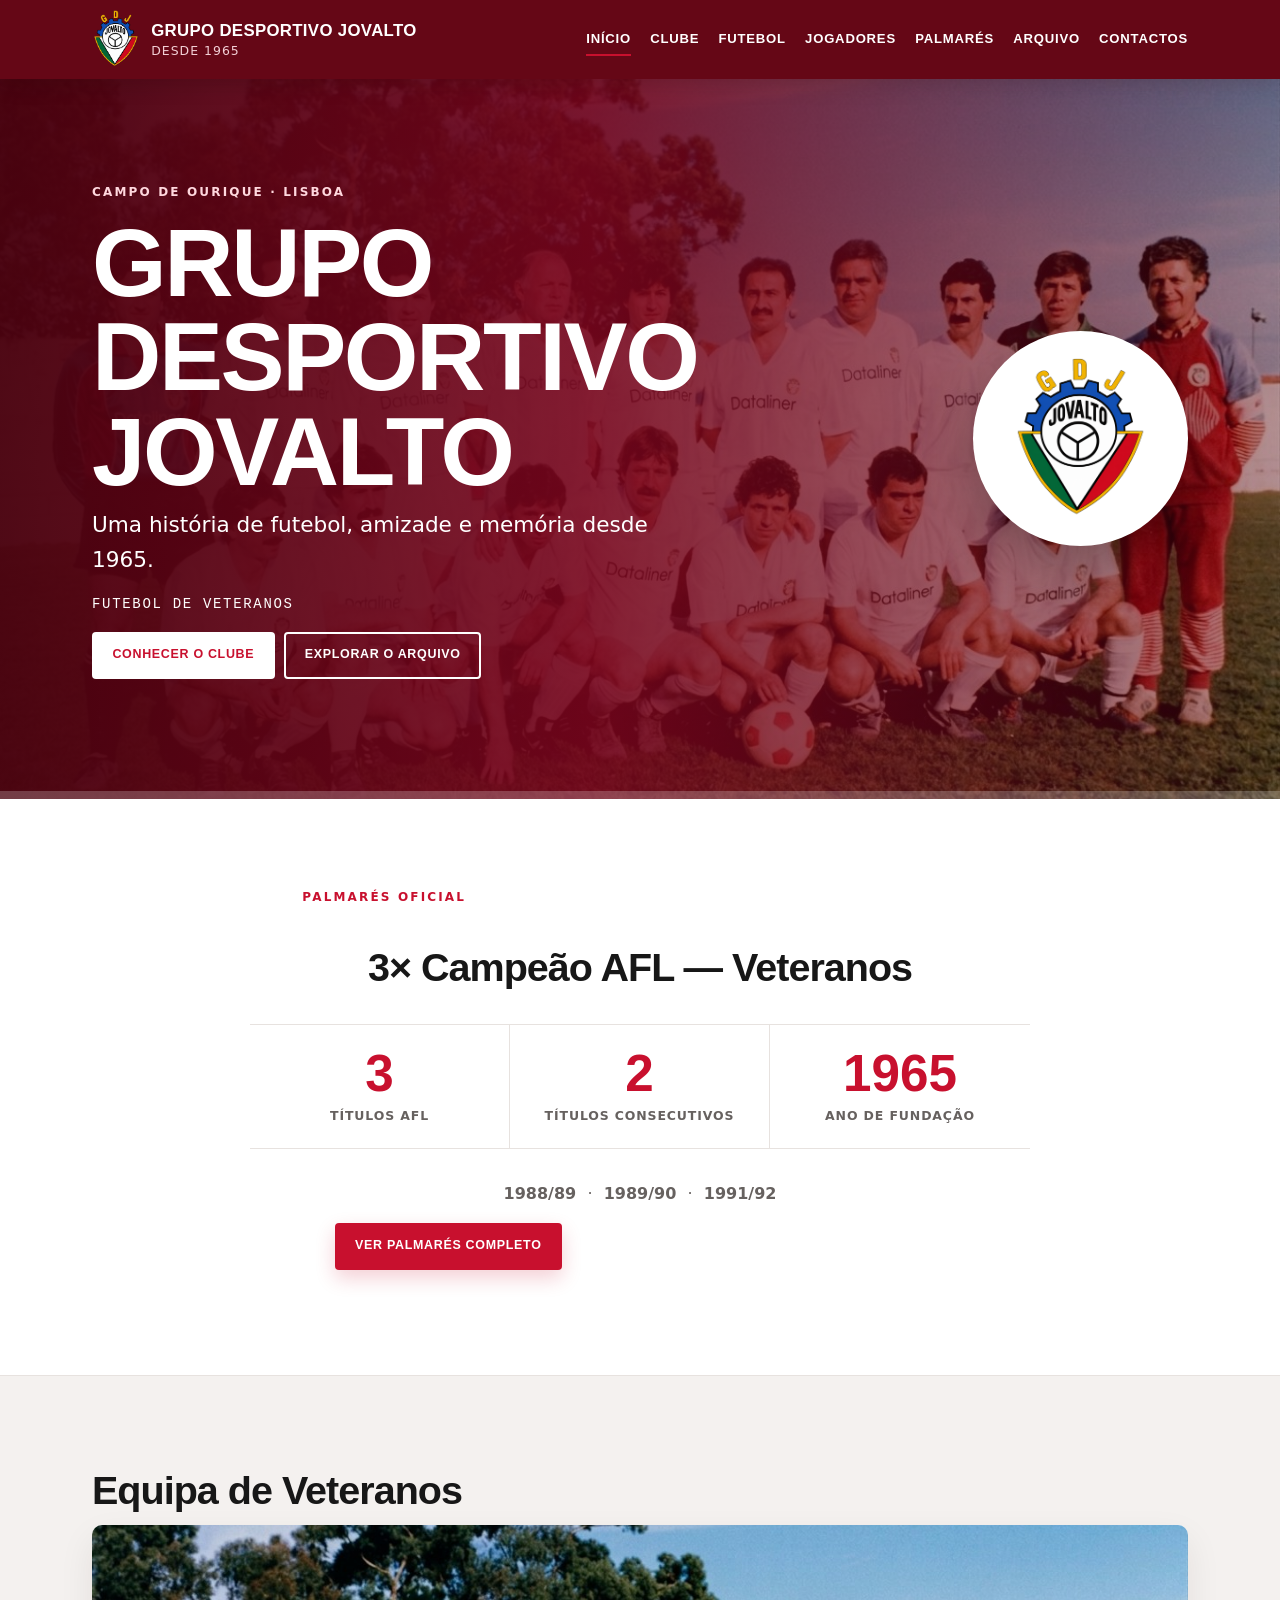
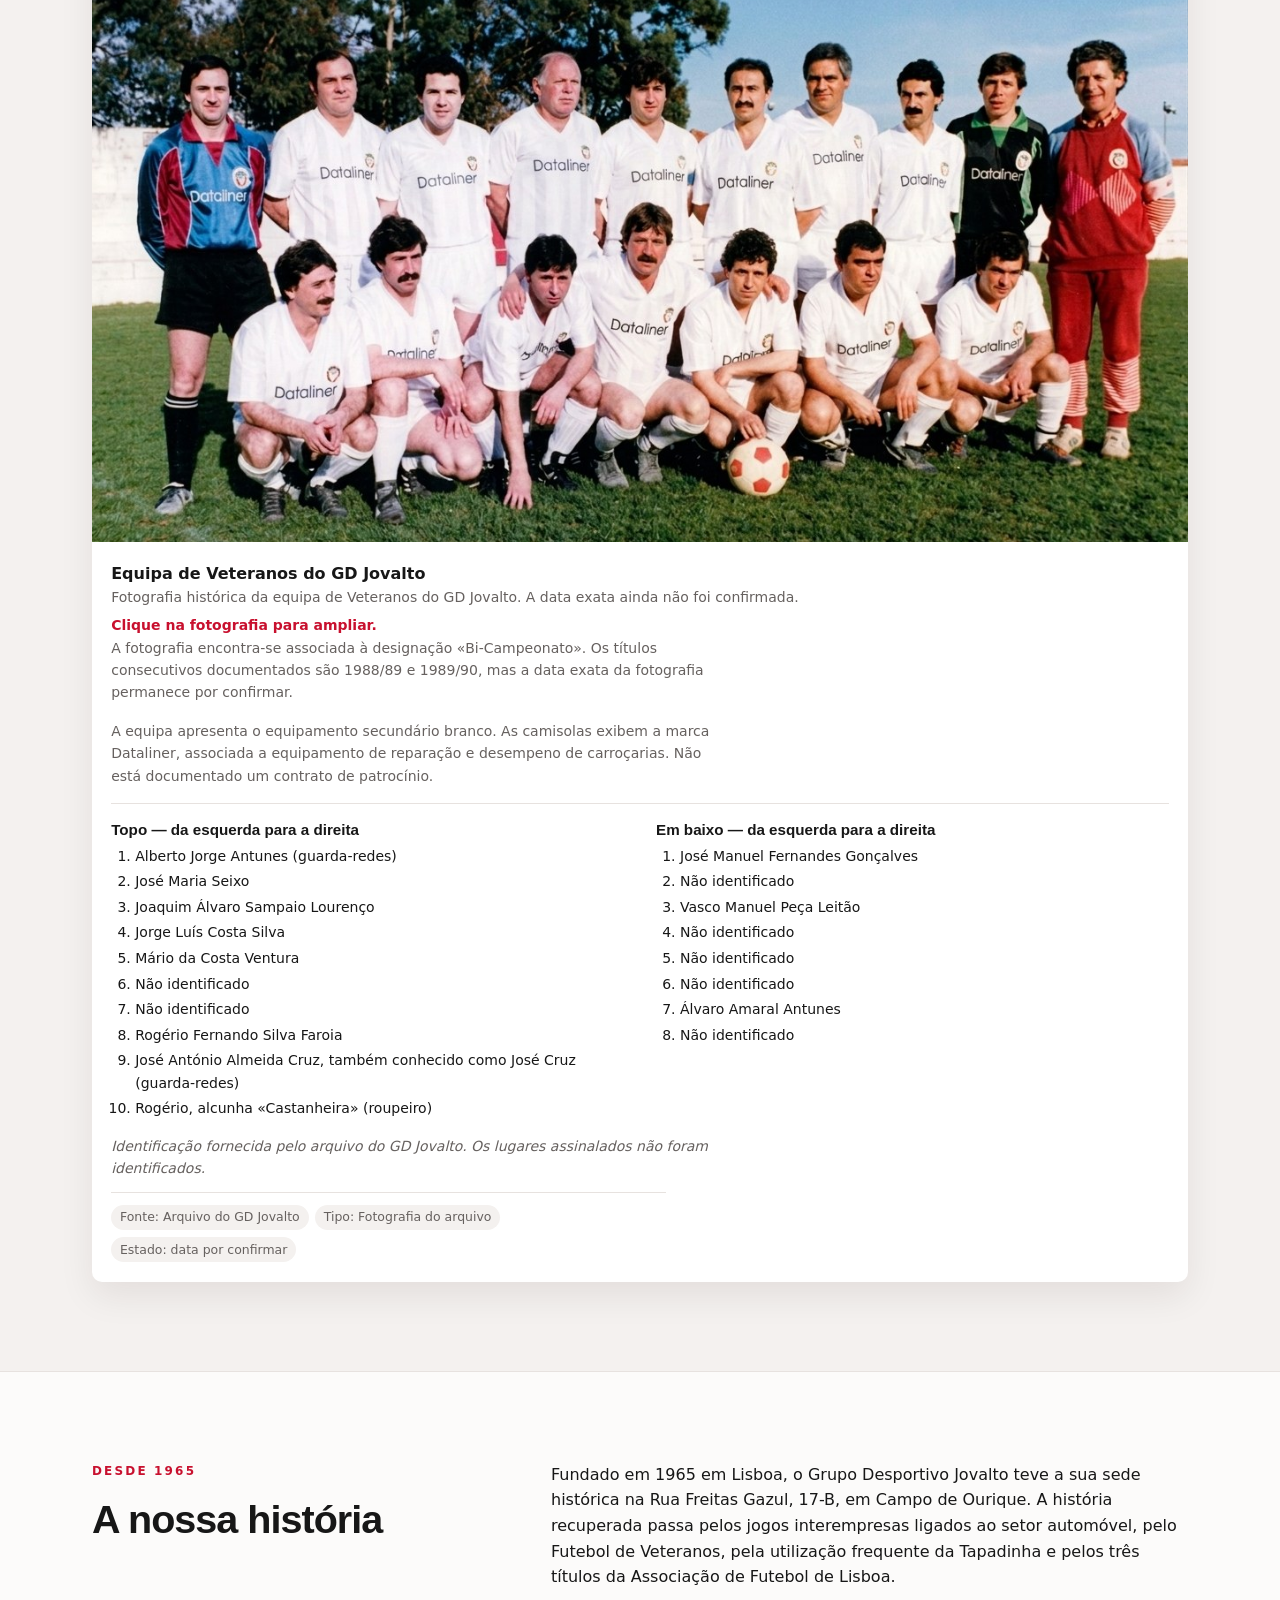
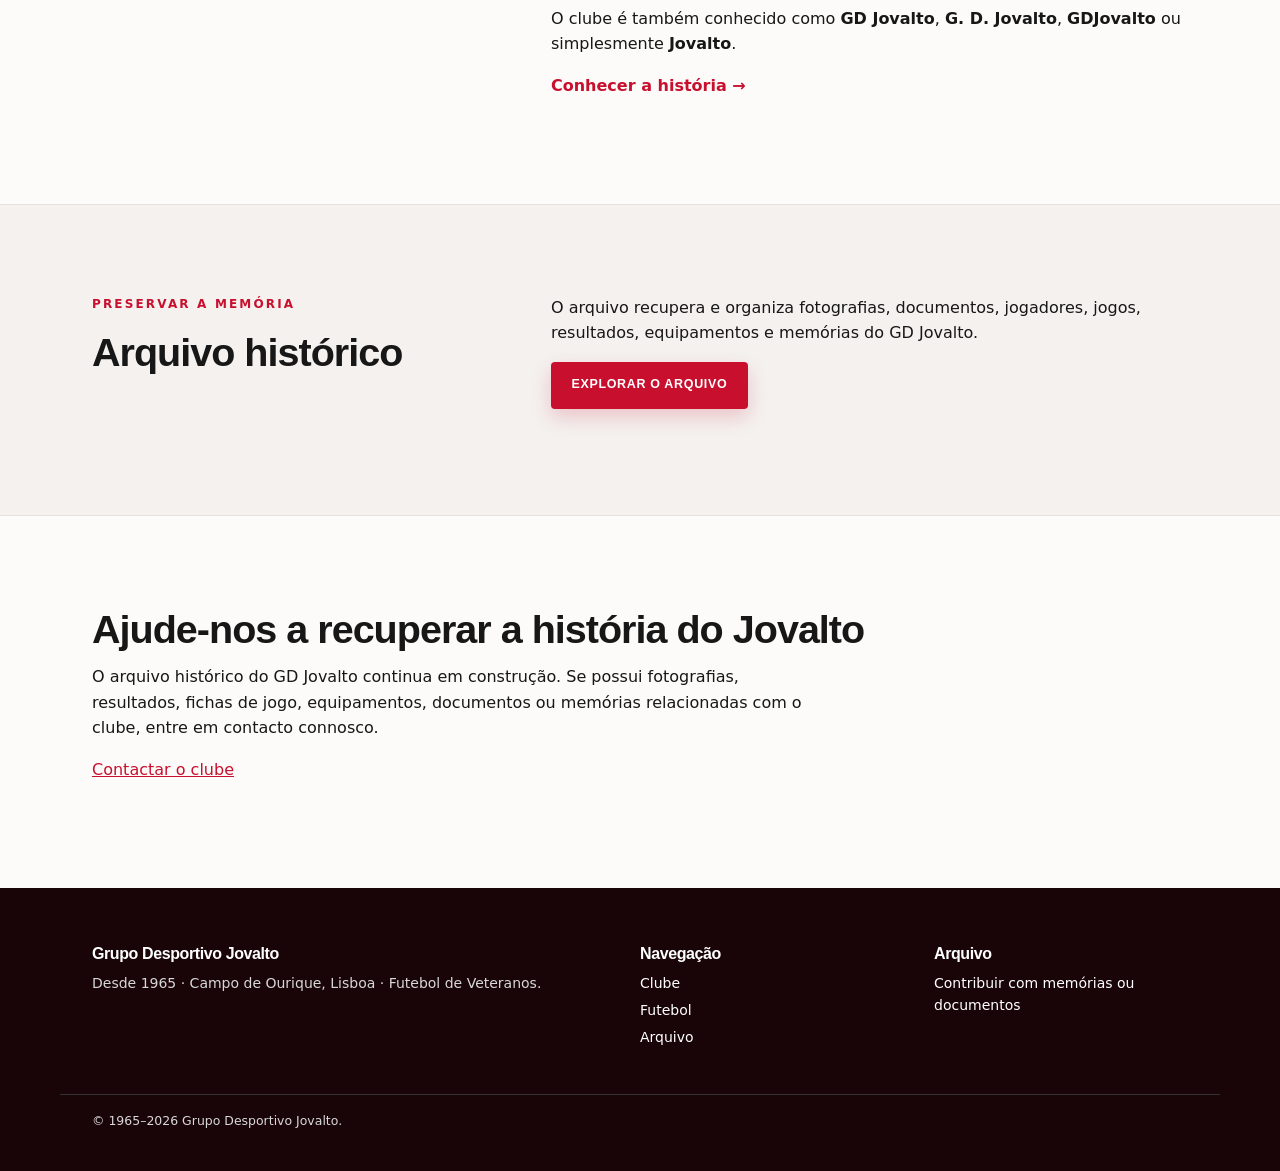
<file: website/index.html>
<!DOCTYPE html>
<html lang="pt-PT"><head>
<meta charset="utf-8"><meta name="viewport" content="width=device-width, initial-scale=1">
<meta name="google-site-verification" content="pWdYmIEIevT3DxBxf0jmAB4-4VpRuRL7R_yM_39Uhe8">
<title>Grupo Desportivo Jovalto — Campo de Ourique, Lisboa</title>
<meta name="description" content="Grupo Desportivo Jovalto (GD Jovalto ou G. D. Jovalto), clube de Futebol de Veteranos fundado em 1965, em Campo de Ourique, Lisboa. História, palmarés e arquivo.">
<meta name="robots" content="index, follow, max-image-preview:large"><link rel="canonical" href="https://gdjovalto.github.io/">
<meta property="og:type" content="website"><meta property="og:locale" content="pt_PT"><meta property="og:site_name" content="Grupo Desportivo Jovalto"><meta property="og:title" content="Grupo Desportivo Jovalto — Campo de Ourique"><meta property="og:description" content="Desde 1965 · Campo de Ourique, Lisboa · Futebol de Veteranos"><meta property="og:url" content="https://gdjovalto.github.io/"><meta property="og:image" content="https://gdjovalto.github.io/assets/img/foto-equipa-bicampeonato.jpg">
<script type="application/ld+json">{"@context":"https://schema.org","@type":"SportsOrganization","name":"Grupo Desportivo Jovalto","alternateName":["GD Jovalto","G. D. Jovalto","GDJovalto","Jovalto"],"url":"https://gdjovalto.github.io/","logo":"https://gdjovalto.github.io/assets/img/emblema-oficial.png","foundingDate":"1965-01-01","sport":"Futebol de Veteranos","address":{"@type":"PostalAddress","streetAddress":"Rua Freitas Gazul, 17-B","addressLocality":"Campo de Ourique, Lisboa","addressCountry":"PT"}}</script>
<link rel="icon" type="image/png" href="assets/img/favicon.png"><link rel="stylesheet" href="assets/css/main.css?v=20260925-3">
</head><body data-raiz=""><a class="skip-link" href="#conteudo">Saltar para o conteúdo</a>
<header class="site-header"><div class="site-header__inner"><a class="brand" href="index.html"><img src="assets/img/emblema-oficial.png" width="1128" height="1394" alt=""><span class="brand__text"><strong>Grupo Desportivo Jovalto</strong><small>Desde 1965</small></span></a><button class="nav-toggle" type="button" aria-expanded="false" aria-controls="menu-principal">Menu</button><nav id="menu-principal" class="nav" aria-label="Navegação principal"><ul><li><a href="index.html" aria-current="page">Início</a></li><li><a href="clube/index.html">Clube</a></li><li><a href="futebol/index.html">Futebol</a></li><li><a href="jogadores/index.html">Jogadores</a></li><li><a href="palmares/index.html">Palmarés</a></li><li><a href="arquivo/index.html">Arquivo</a></li><li><a href="contactos/index.html">Contactos</a></li></ul></nav></div></header>
<main id="conteudo">
<section class="hero"><div class="hero__inner"><div class="hero__conteudo"><p class="hero__sobrelinha">Campo de Ourique · Lisboa</p><h1>Grupo Desportivo<br>Jovalto</h1><p class="hero__lema">Uma história de futebol, amizade e memória desde 1965.</p><p class="hero__meta">Futebol de Veteranos</p><p class="btn-lista"><a class="btn btn--branco" href="clube/index.html">Conhecer o clube</a><a class="btn btn--contorno" href="arquivo/index.html">Explorar o arquivo</a></p></div><span class="emblema-redondo"><img src="assets/img/emblema-oficial.png" width="1128" height="1394" alt="Emblema histórico do Grupo Desportivo Jovalto"></span></div></section>
<section class="section palmares-destaque"><div class="wrap"><p class="sobrelinha">Palmarés oficial</p><h2>3× Campeão AFL — Veteranos</h2><div class="numeros-clube" aria-label="Resumo do palmarés"><div><strong>3</strong><span>títulos AFL</span></div><div><strong>2</strong><span>títulos consecutivos</span></div><div><strong>1965</strong><span>ano de fundação</span></div></div><p class="epocas-titulos"><strong>1988/89</strong><span>·</span><strong>1989/90</strong><span>·</span><strong>1991/92</strong></p><p><a class="btn btn--vermelho" href="palmares/index.html">Ver palmarés completo</a></p></div></section>
<section class="section section--alt" id="fotografia-equipa"><div class="wrap"><h2>Equipa de Veteranos</h2><div class="galeria" id="lista-galeria"></div></div></section>
<section class="section"><div class="wrap destaque-editorial"><div><p class="sobrelinha">Desde 1965</p><h2>A nossa história</h2></div><div><p>Fundado em 1965 em Lisboa, o Grupo Desportivo Jovalto teve a sua sede histórica na Rua Freitas Gazul, 17-B, em Campo de Ourique. A história recuperada passa pelos jogos interempresas ligados ao setor automóvel, pelo Futebol de Veteranos, pela utilização frequente da Tapadinha e pelos três títulos da Associação de Futebol de Lisboa.</p><p>O clube é também conhecido como <strong>GD Jovalto</strong>, <strong>G. D. Jovalto</strong>, <strong>GDJovalto</strong> ou simplesmente <strong>Jovalto</strong>.</p><p><a class="seta-link" href="clube/index.html">Conhecer a história →</a></p></div></div></section>
<section class="section section--alt"><div class="wrap destaque-editorial"><div><p class="sobrelinha">Preservar a memória</p><h2>Arquivo histórico</h2></div><div><p>O arquivo recupera e organiza fotografias, documentos, jogadores, jogos, resultados, equipamentos e memórias do GD Jovalto.</p><p><a class="btn btn--vermelho" href="arquivo/index.html">Explorar o arquivo</a></p></div></div></section>
<section class="section"><div class="wrap"><h2>Ajude-nos a recuperar a história do Jovalto</h2><p>O arquivo histórico do GD Jovalto continua em construção. Se possui fotografias, resultados, fichas de jogo, equipamentos, documentos ou memórias relacionadas com o clube, entre em contacto connosco.</p><p><a href="contactos/index.html">Contactar o clube</a></p></div></section>
</main>
<footer class="site-footer"><div class="wrap site-footer__grid"><div><h2>Grupo Desportivo Jovalto</h2><p>Desde 1965 · Campo de Ourique, Lisboa · Futebol de Veteranos.</p></div><div><h2>Navegação</h2><ul><li><a href="clube/index.html">Clube</a></li><li><a href="futebol/index.html">Futebol</a></li><li><a href="arquivo/index.html">Arquivo</a></li></ul></div><div><h2>Arquivo</h2><p><a href="contactos/index.html">Contribuir com memórias ou documentos</a></p></div></div><div class="wrap site-footer__nota"><p>© 1965–<span id="ano-atual">2026</span> Grupo Desportivo Jovalto.</p></div></footer>
<script src="data/gallery.js?v=20260925-3"></script><script src="assets/js/main.js?v=20260925-3"></script></body></html>
</file>
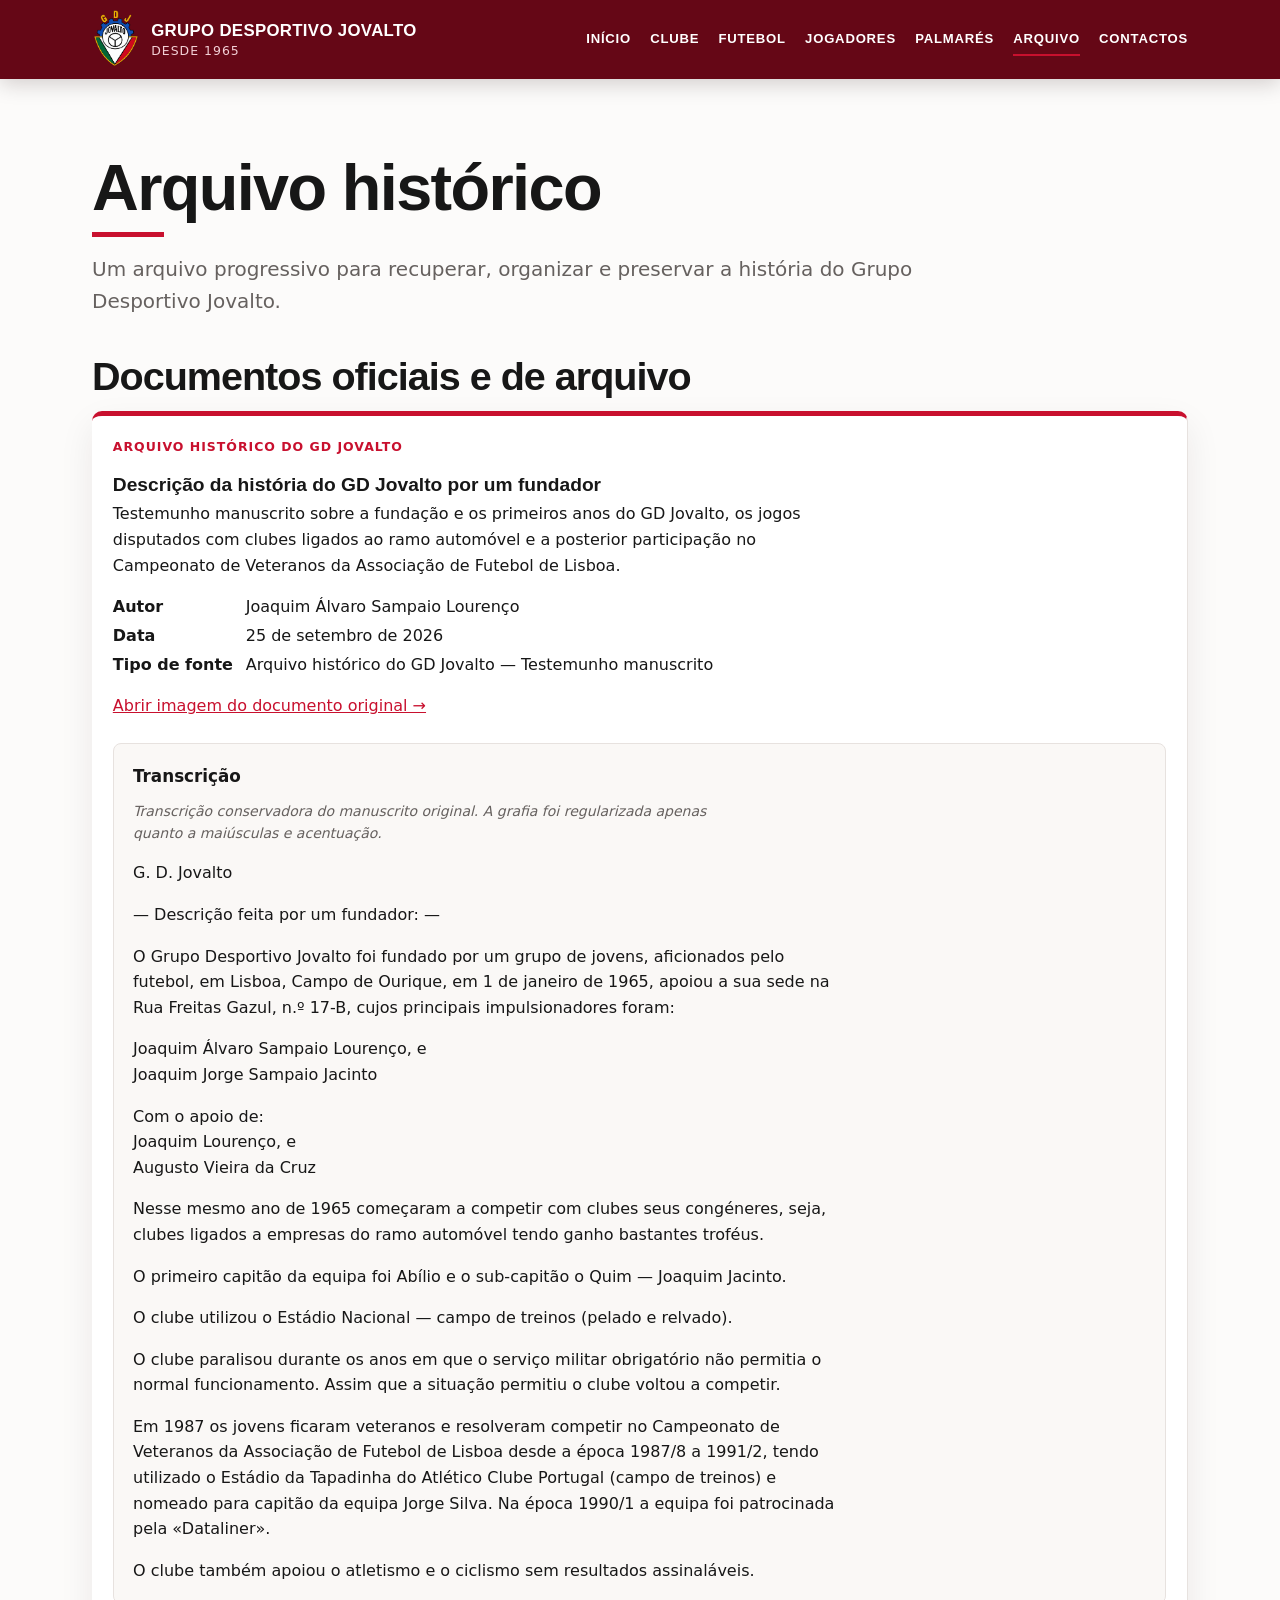
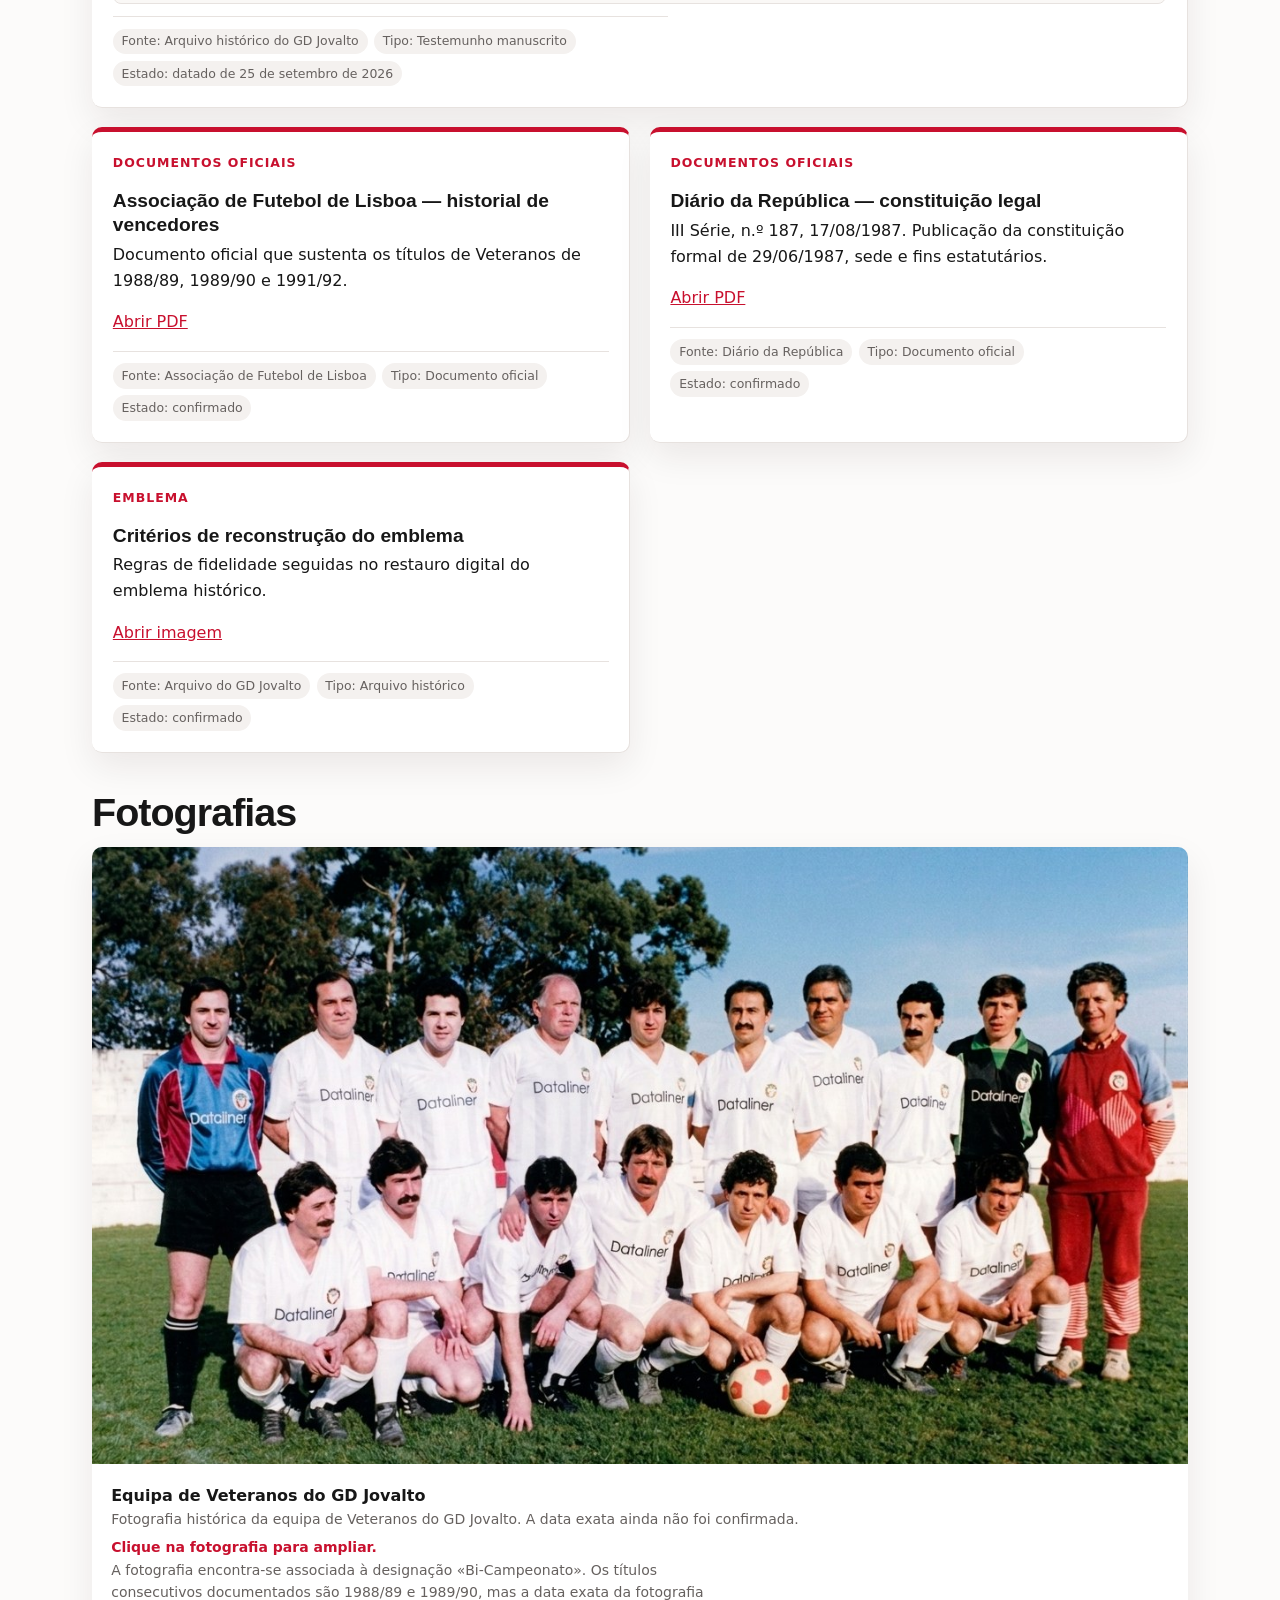
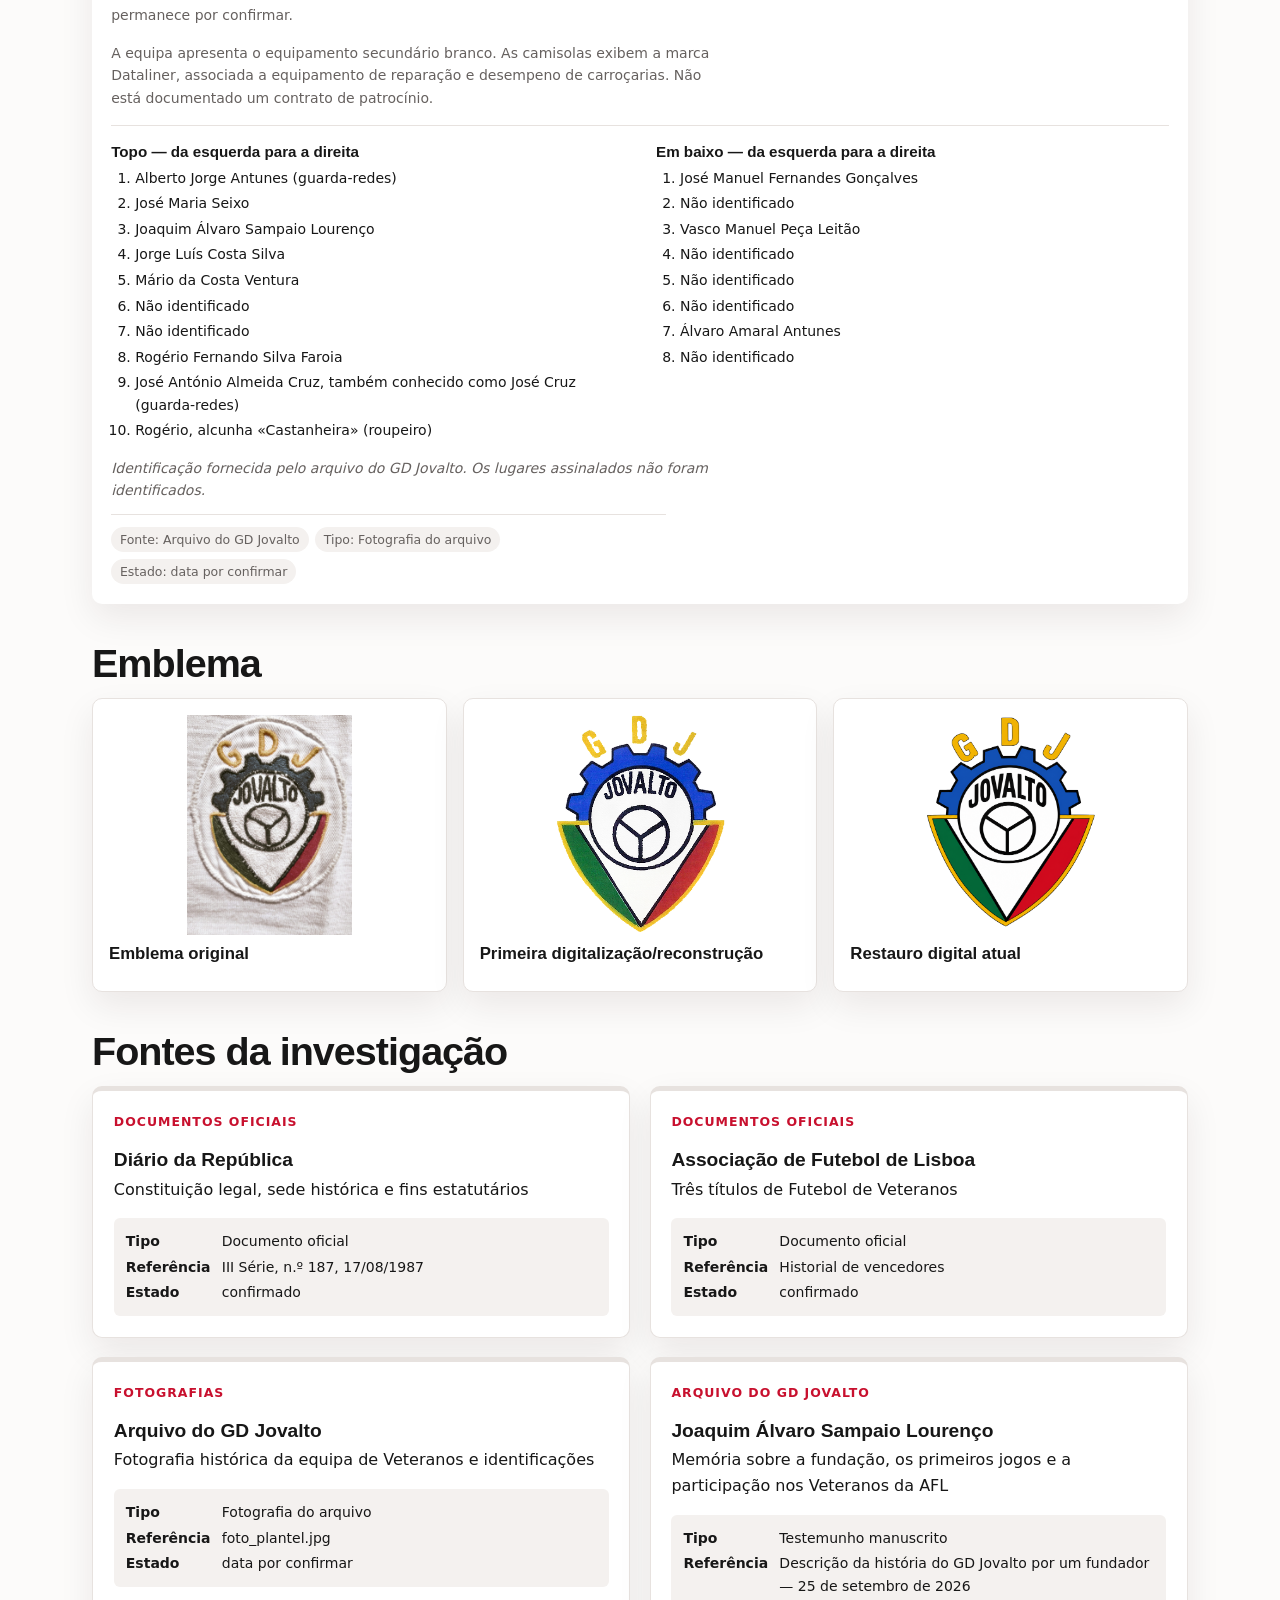
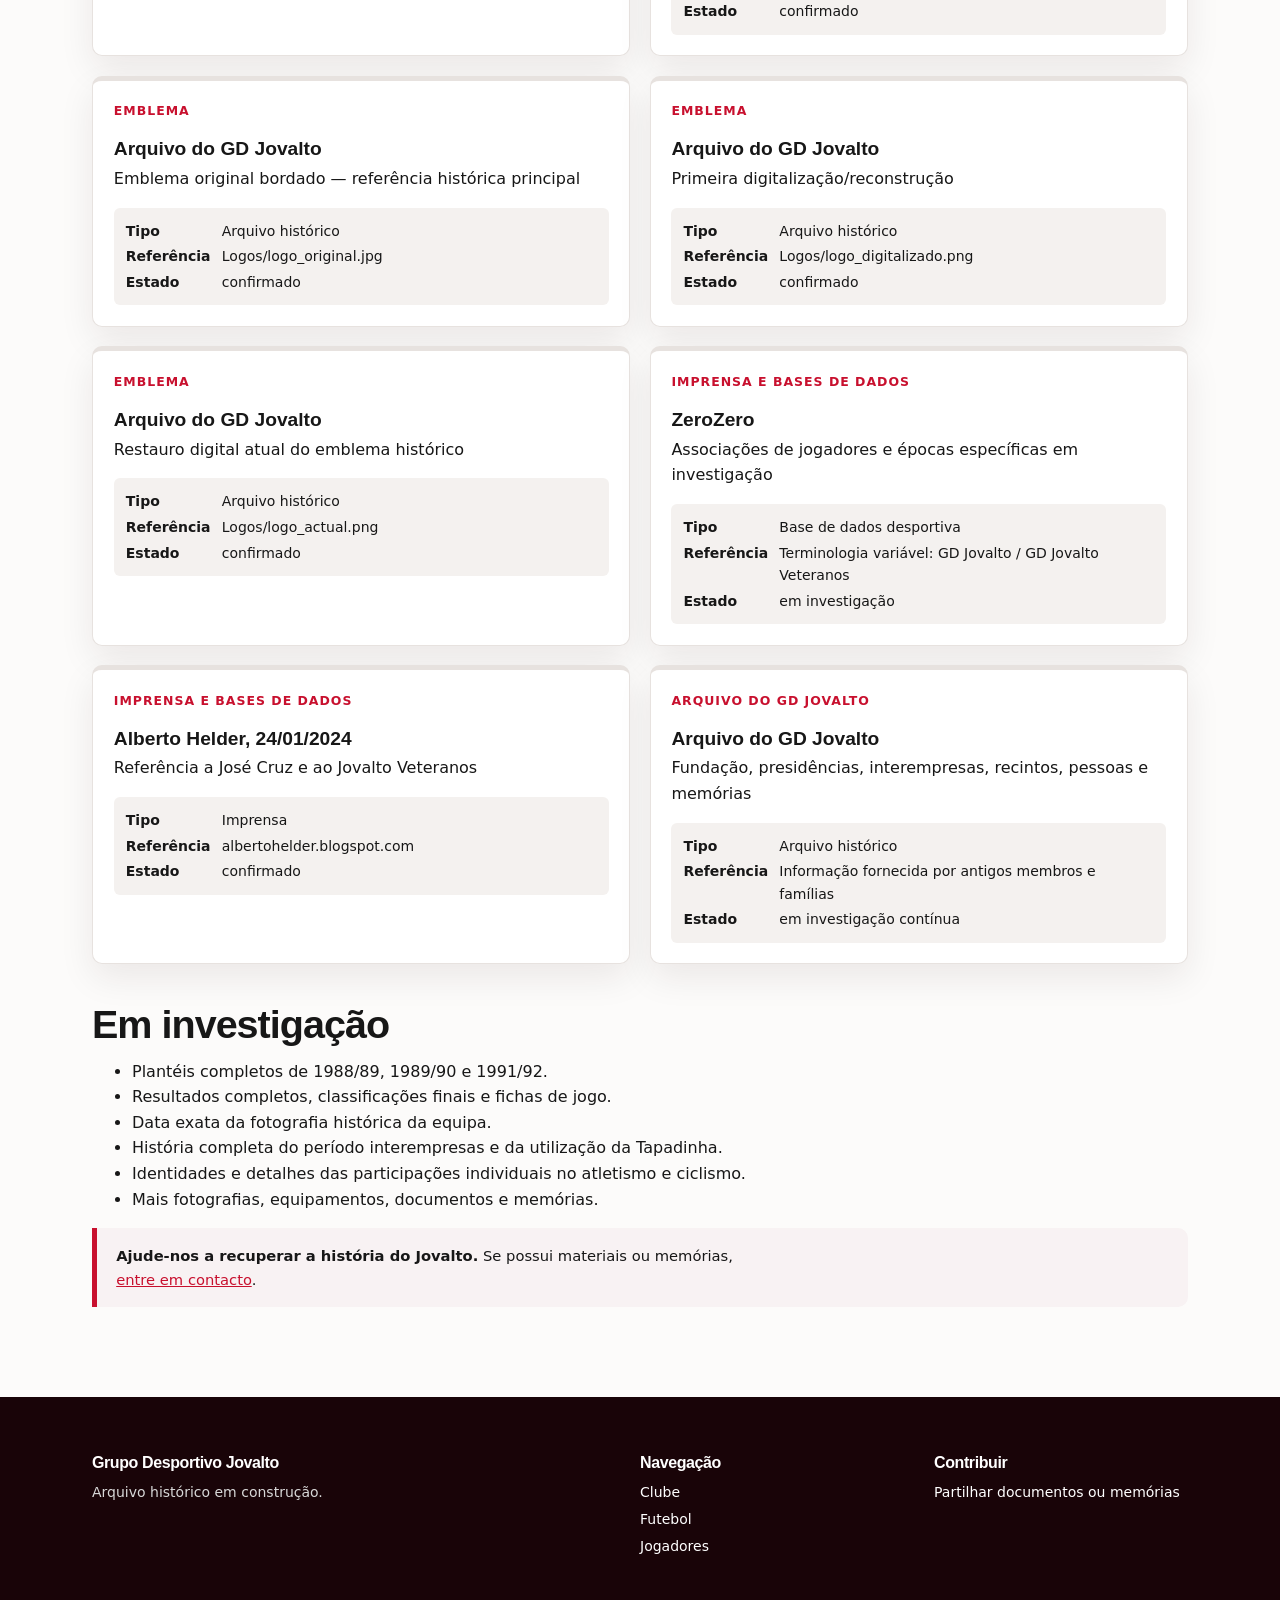
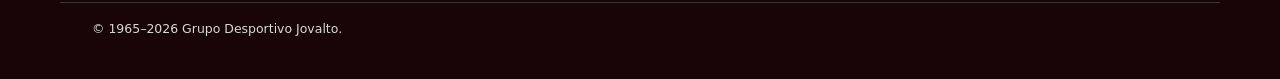
<file: website/arquivo/index.html>
<!DOCTYPE html><html lang="pt-PT"><head><meta charset="utf-8"><meta name="viewport" content="width=device-width, initial-scale=1"><title>Arquivo histórico — Grupo Desportivo Jovalto</title><meta name="description" content="Arquivo histórico do GD Jovalto: documentos oficiais, fotografias, emblema, imprensa, bases de dados e investigação em curso."><meta name="robots" content="index, follow"><link rel="canonical" href="https://gdjovalto.github.io/arquivo/"><meta property="og:type" content="website"><meta property="og:locale" content="pt_PT"><meta property="og:site_name" content="Grupo Desportivo Jovalto"><meta property="og:title" content="Arquivo histórico do GD Jovalto"><meta property="og:description" content="Documentos, fotografias, fontes e investigação histórica."><meta property="og:url" content="https://gdjovalto.github.io/arquivo/"><meta property="og:image" content="https://gdjovalto.github.io/assets/img/emblema-original.jpg"><link rel="icon" href="../assets/img/favicon.png"><link rel="stylesheet" href="../assets/css/main.css?v=20260925-3"></head><body data-raiz="../"><a class="skip-link" href="#conteudo">Saltar para o conteúdo</a>
<header class="site-header"><div class="site-header__inner"><a class="brand" href="../index.html"><img src="../assets/img/emblema-oficial.png" width="1128" height="1394" alt=""><span class="brand__text"><strong>Grupo Desportivo Jovalto</strong><small>Desde 1965</small></span></a><button class="nav-toggle" type="button" aria-expanded="false" aria-controls="menu-principal">Menu</button><nav id="menu-principal" class="nav" aria-label="Navegação principal"><ul><li><a href="../index.html">Início</a></li><li><a href="../clube/index.html">Clube</a></li><li><a href="../futebol/index.html">Futebol</a></li><li><a href="../jogadores/index.html">Jogadores</a></li><li><a href="../palmares/index.html">Palmarés</a></li><li><a href="../arquivo/index.html" aria-current="page">Arquivo</a></li><li><a href="../contactos/index.html">Contactos</a></li></ul></nav></div></header>
<main id="conteudo"><section class="section"><div class="wrap"><h1>Arquivo histórico</h1><p class="section__intro">Um arquivo progressivo para recuperar, organizar e preservar a história do Grupo Desportivo Jovalto.</p><h2>Documentos oficiais e de arquivo</h2><div class="grid grid--2" id="lista-documentos"></div><h2>Fotografias</h2><div class="galeria" id="lista-galeria"></div><h2>Emblema</h2><div class="emblema-grid"><article class="emblema-item"><img src="../assets/img/emblema-original.jpg" alt="Emblema original bordado"><h3>Emblema original</h3></article><article class="emblema-item"><img src="../assets/img/emblema-digitalizado.png" alt="Primeira digitalização"><h3>Primeira digitalização/reconstrução</h3></article><article class="emblema-item"><img src="../assets/img/emblema-oficial.png" alt="Restauro digital atual"><h3>Restauro digital atual</h3></article></div><h2>Fontes da investigação</h2><div class="grid grid--2" id="tabela-fontes"></div><h2>Em investigação</h2><ul><li>Plantéis completos de 1988/89, 1989/90 e 1991/92.</li><li>Resultados completos, classificações finais e fichas de jogo.</li><li>Data exata da fotografia histórica da equipa.</li><li>História completa do período interempresas e da utilização da Tapadinha.</li><li>Identidades e detalhes das participações individuais no atletismo e ciclismo.</li><li>Mais fotografias, equipamentos, documentos e memórias.</li></ul><div class="nota"><p><strong>Ajude-nos a recuperar a história do Jovalto.</strong> Se possui materiais ou memórias, <a href="../contactos/index.html">entre em contacto</a>.</p></div></div></section></main>
<footer class="site-footer"><div class="wrap site-footer__grid"><div><h2>Grupo Desportivo Jovalto</h2><p>Arquivo histórico em construção.</p></div><div><h2>Navegação</h2><ul><li><a href="../clube/index.html">Clube</a></li><li><a href="../futebol/index.html">Futebol</a></li><li><a href="../jogadores/index.html">Jogadores</a></li></ul></div><div><h2>Contribuir</h2><p><a href="../contactos/index.html">Partilhar documentos ou memórias</a></p></div></div><div class="wrap site-footer__nota"><p>© 1965–<span id="ano-atual">2026</span> Grupo Desportivo Jovalto.</p></div></footer><script src="../data/documents.js?v=20260925-3"></script><script src="../data/gallery.js?v=20260925-3"></script><script src="../data/sources.js?v=20260925-3"></script><script src="../assets/js/main.js?v=20260925-3"></script></body></html>
</file>
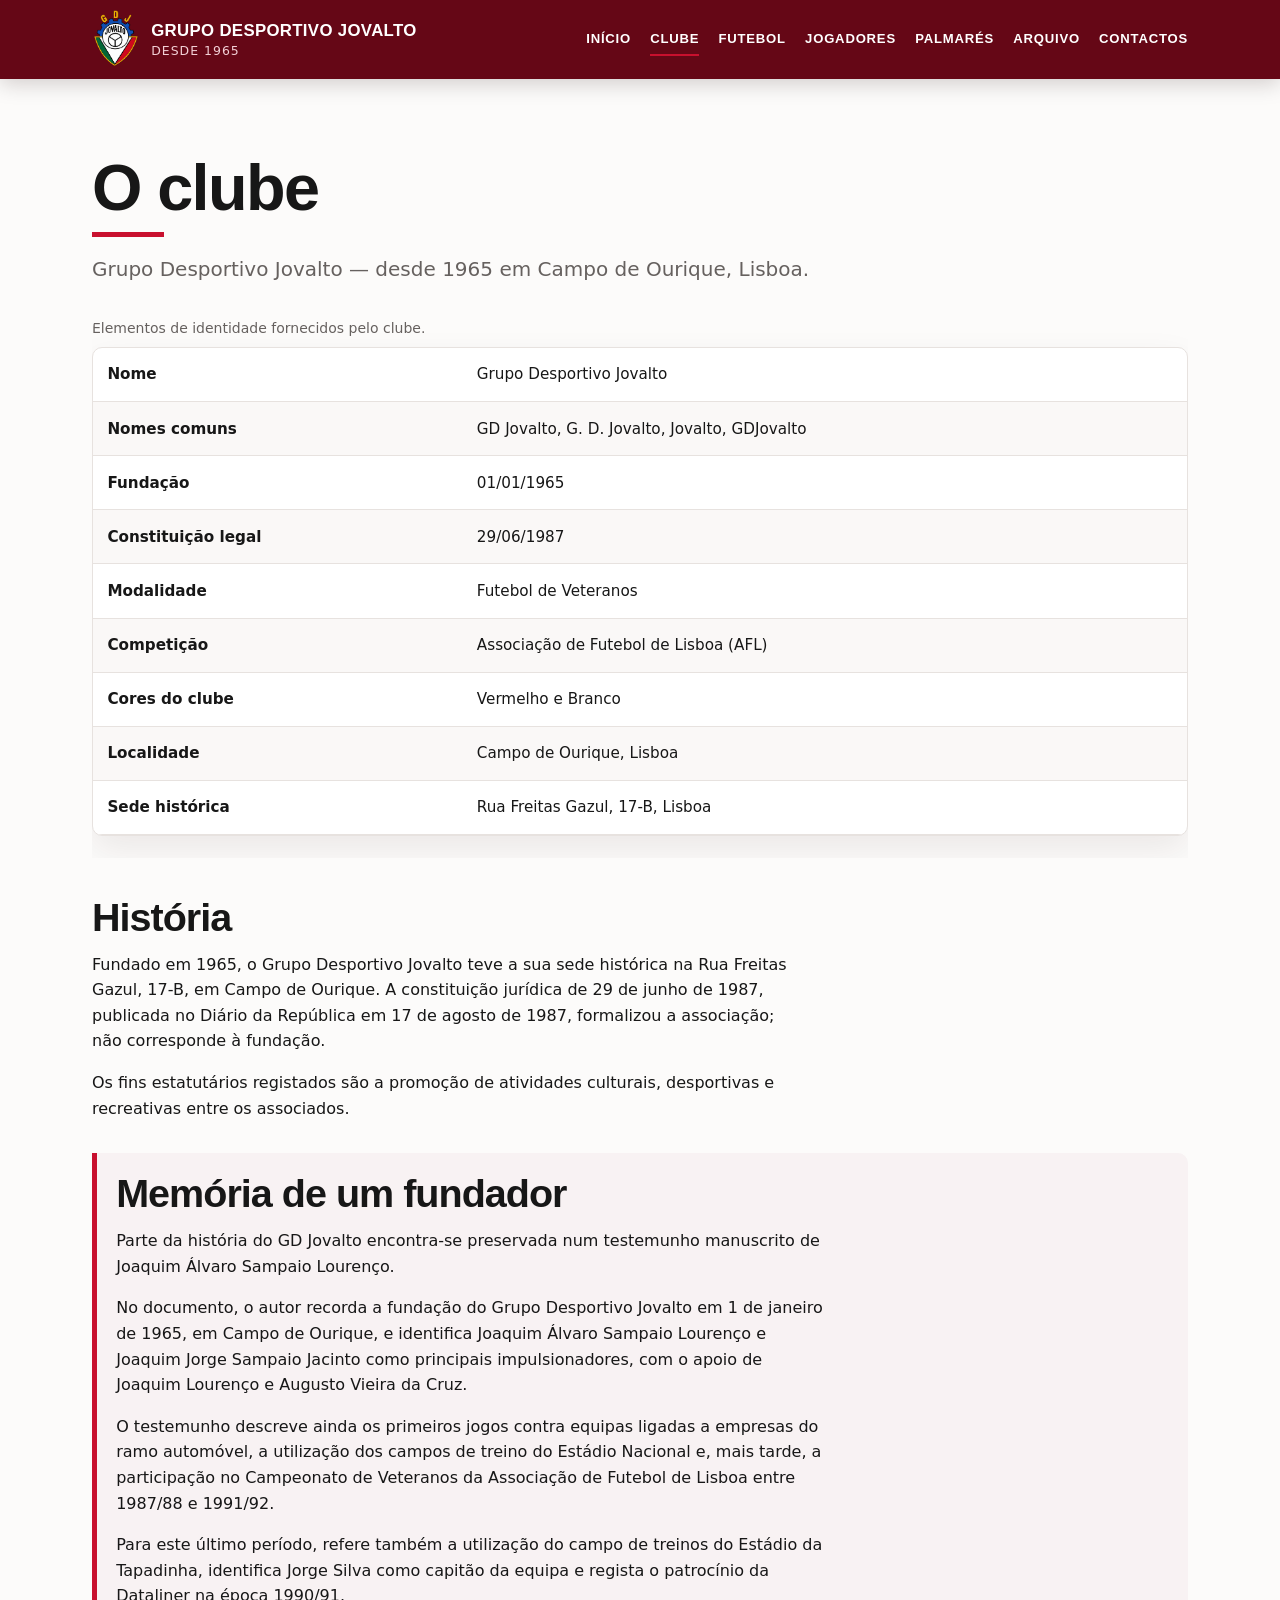
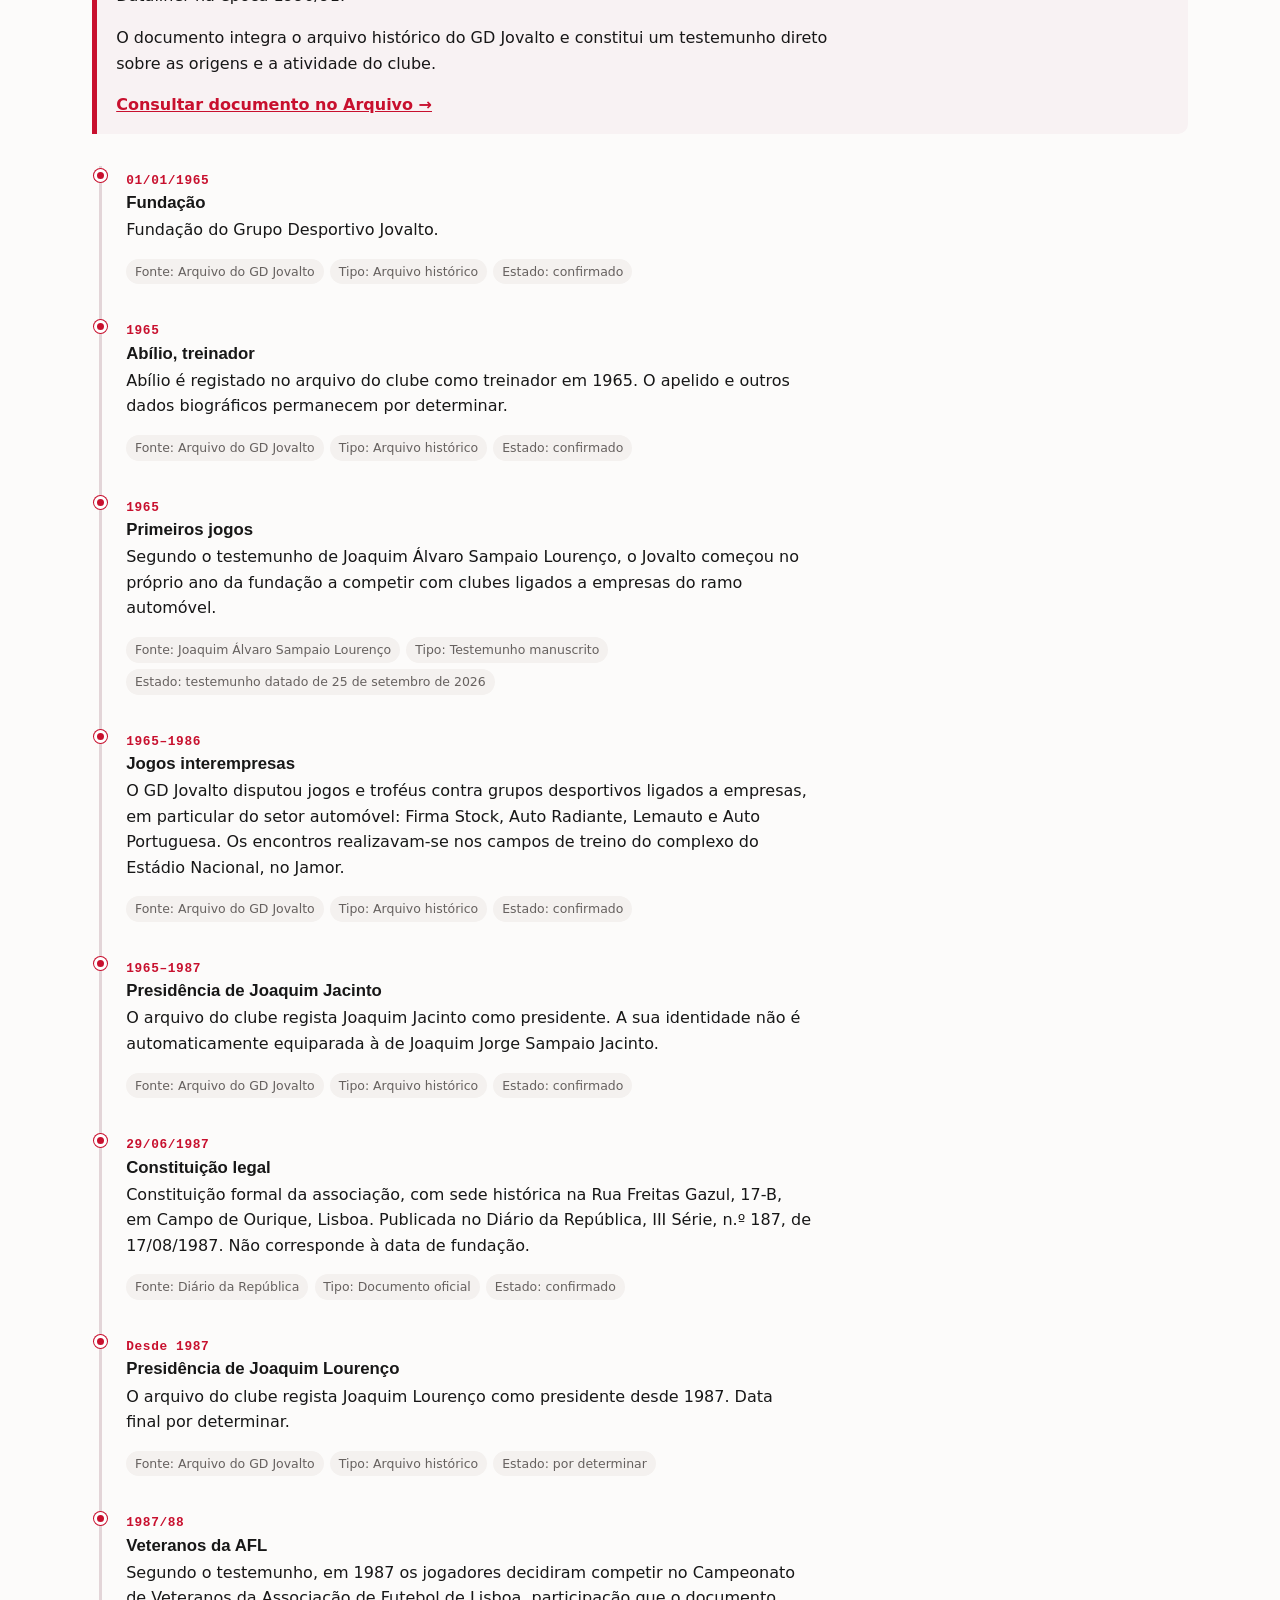
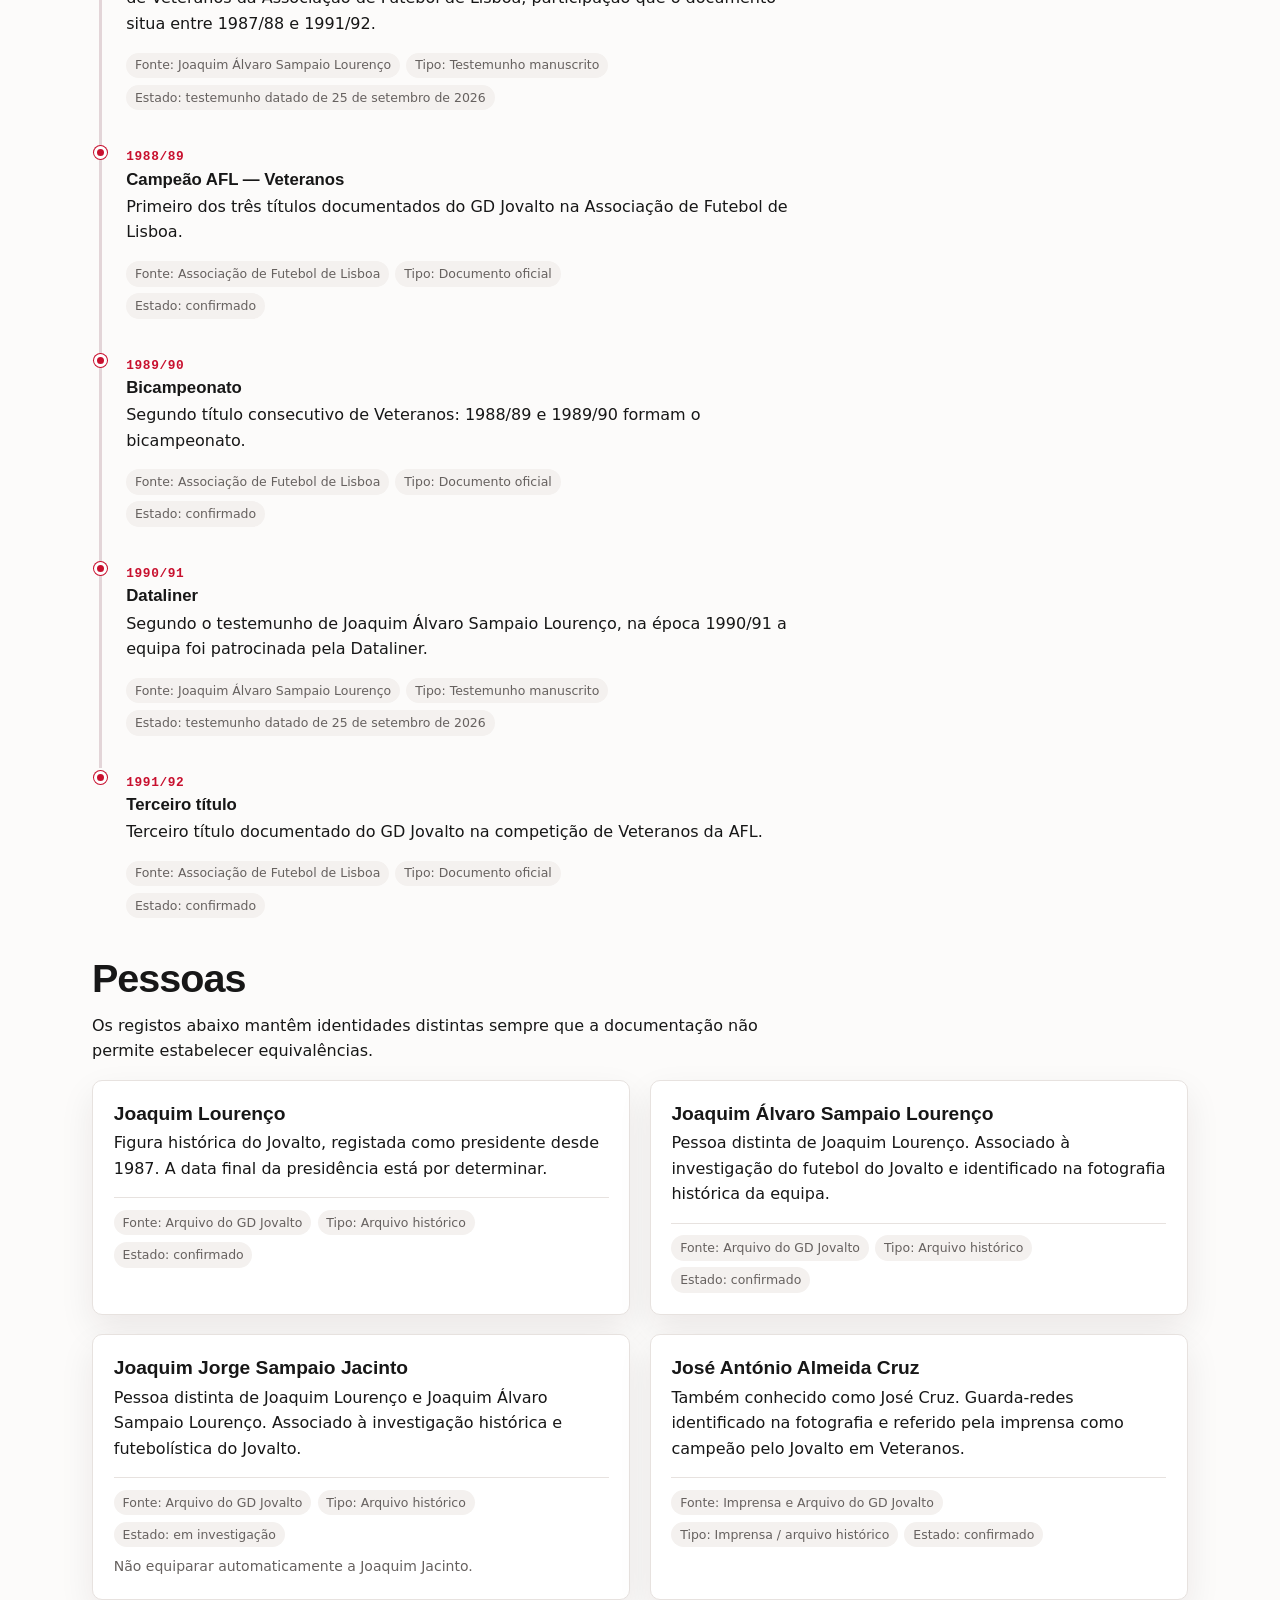
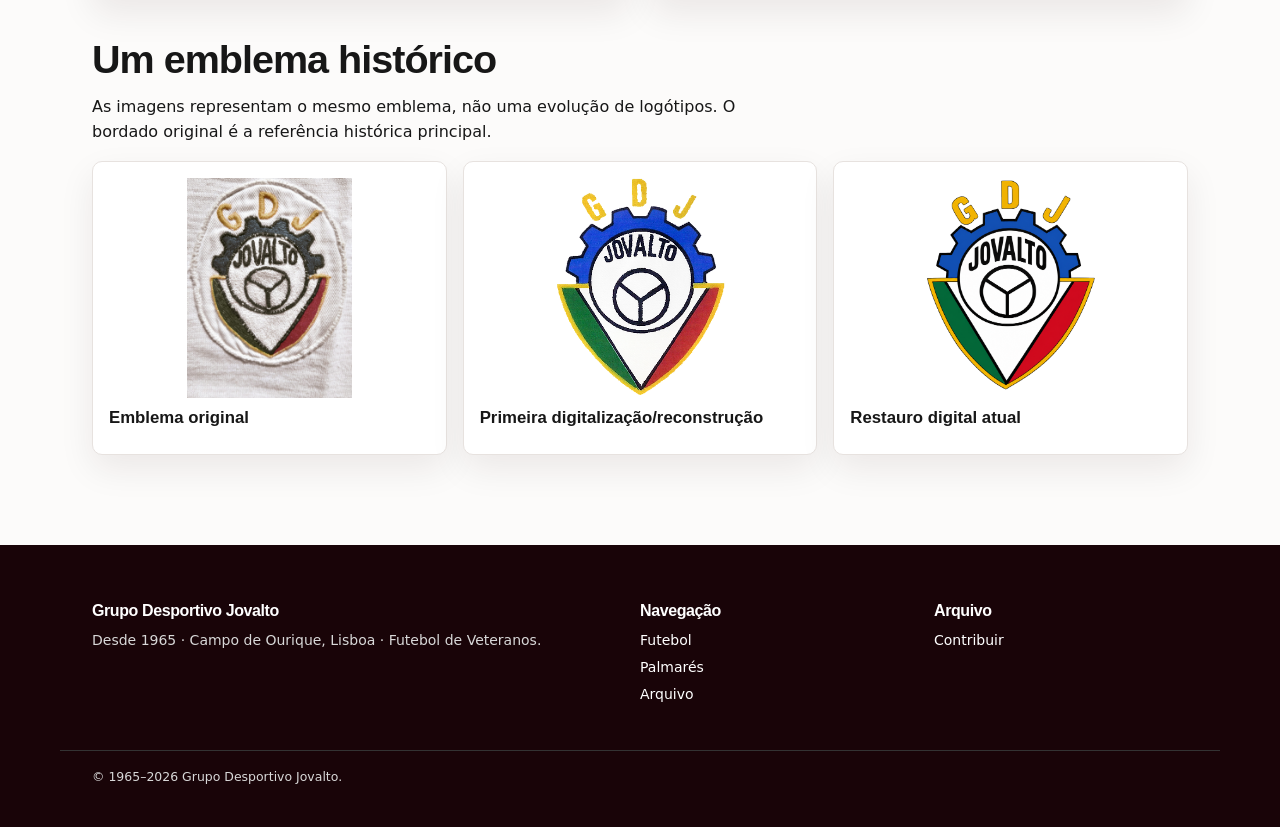
<file: website/clube/index.html>
<!DOCTYPE html><html lang="pt-PT"><head><meta charset="utf-8"><meta name="viewport" content="width=device-width, initial-scale=1"><title>História do clube — Grupo Desportivo Jovalto</title><meta name="description" content="História e identidade do Grupo Desportivo Jovalto: fundação em 1965, Campo de Ourique, constituição legal, pessoas e emblema histórico."><meta name="robots" content="index, follow"><link rel="canonical" href="https://gdjovalto.github.io/clube/"><meta property="og:type" content="website"><meta property="og:locale" content="pt_PT"><meta property="og:site_name" content="Grupo Desportivo Jovalto"><meta property="og:title" content="História do Grupo Desportivo Jovalto"><meta property="og:description" content="Desde 1965 em Campo de Ourique, Lisboa."><meta property="og:url" content="https://gdjovalto.github.io/clube/"><meta property="og:image" content="https://gdjovalto.github.io/assets/img/emblema-oficial.png"><link rel="icon" href="../assets/img/favicon.png"><link rel="stylesheet" href="../assets/css/main.css?v=20260925-3"></head><body data-raiz="../"><a class="skip-link" href="#conteudo">Saltar para o conteúdo</a>
<header class="site-header"><div class="site-header__inner"><a class="brand" href="../index.html"><img src="../assets/img/emblema-oficial.png" width="1128" height="1394" alt=""><span class="brand__text"><strong>Grupo Desportivo Jovalto</strong><small>Desde 1965</small></span></a><button class="nav-toggle" type="button" aria-expanded="false" aria-controls="menu-principal">Menu</button><nav id="menu-principal" class="nav" aria-label="Navegação principal"><ul><li><a href="../index.html">Início</a></li><li><a href="../clube/index.html" aria-current="page">Clube</a></li><li><a href="../futebol/index.html">Futebol</a></li><li><a href="../jogadores/index.html">Jogadores</a></li><li><a href="../palmares/index.html">Palmarés</a></li><li><a href="../arquivo/index.html">Arquivo</a></li><li><a href="../contactos/index.html">Contactos</a></li></ul></nav></div></header>
<main id="conteudo"><section class="section"><div class="wrap"><h1>O clube</h1><p class="section__intro">Grupo Desportivo Jovalto — desde 1965 em Campo de Ourique, Lisboa.</p><div id="lista-identidade"></div><h2>História</h2><p>Fundado em 1965, o Grupo Desportivo Jovalto teve a sua sede histórica na Rua Freitas Gazul, 17-B, em Campo de Ourique. A constituição jurídica de 29 de junho de 1987, publicada no Diário da República em 17 de agosto de 1987, formalizou a associação; não corresponde à fundação.</p><p>Os fins estatutários registados são a promoção de atividades culturais, desportivas e recreativas entre os associados.</p><aside class="memoria-fundador" aria-labelledby="titulo-memoria-fundador"><h2 id="titulo-memoria-fundador">Memória de um fundador</h2><p>Parte da história do GD Jovalto encontra-se preservada num testemunho manuscrito de Joaquim Álvaro Sampaio Lourenço.</p><p>No documento, o autor recorda a fundação do Grupo Desportivo Jovalto em 1 de janeiro de 1965, em Campo de Ourique, e identifica Joaquim Álvaro Sampaio Lourenço e Joaquim Jorge Sampaio Jacinto como principais impulsionadores, com o apoio de Joaquim Lourenço e Augusto Vieira da Cruz.</p><p>O testemunho descreve ainda os primeiros jogos contra equipas ligadas a empresas do ramo automóvel, a utilização dos campos de treino do Estádio Nacional e, mais tarde, a participação no Campeonato de Veteranos da Associação de Futebol de Lisboa entre 1987/88 e 1991/92.</p><p>Para este último período, refere também a utilização do campo de treinos do Estádio da Tapadinha, identifica Jorge Silva como capitão da equipa e regista o patrocínio da Dataliner na época 1990/91.</p><p>O documento integra o arquivo histórico do GD Jovalto e constitui um testemunho direto sobre as origens e a atividade do clube.</p><p><a href="../arquivo/index.html#d-testemunho-joaquim-alvaro-sampaio-lourenco">Consultar documento no Arquivo →</a></p></aside><ol class="cronologia" id="cronologia"></ol><h2>Pessoas</h2><p>Os registos abaixo mantêm identidades distintas sempre que a documentação não permite estabelecer equivalências.</p><div class="grid grid--2" id="lista-pessoas"></div><h2>Um emblema histórico</h2><p>As imagens representam o mesmo emblema, não uma evolução de logótipos. O bordado original é a referência histórica principal.</p><div class="emblema-grid"><article class="emblema-item"><img src="../assets/img/emblema-original.jpg" alt="Emblema original bordado"><h3>Emblema original</h3></article><article class="emblema-item"><img src="../assets/img/emblema-digitalizado.png" alt="Primeira digitalização do emblema"><h3>Primeira digitalização/reconstrução</h3></article><article class="emblema-item"><img src="../assets/img/emblema-oficial.png" alt="Restauro digital atual do emblema"><h3>Restauro digital atual</h3></article></div></div></section></main>
<footer class="site-footer"><div class="wrap site-footer__grid"><div><h2>Grupo Desportivo Jovalto</h2><p>Desde 1965 · Campo de Ourique, Lisboa · Futebol de Veteranos.</p></div><div><h2>Navegação</h2><ul><li><a href="../futebol/index.html">Futebol</a></li><li><a href="../palmares/index.html">Palmarés</a></li><li><a href="../arquivo/index.html">Arquivo</a></li></ul></div><div><h2>Arquivo</h2><p><a href="../contactos/index.html">Contribuir</a></p></div></div><div class="wrap site-footer__nota"><p>© 1965–<span id="ano-atual">2026</span> Grupo Desportivo Jovalto.</p></div></footer><script src="../data/clube.js?v=20260925-3"></script><script src="../data/timeline.js?v=20260925-3"></script><script src="../data/people.js?v=20260925-3"></script><script src="../assets/js/main.js?v=20260925-3"></script></body></html>
</file>
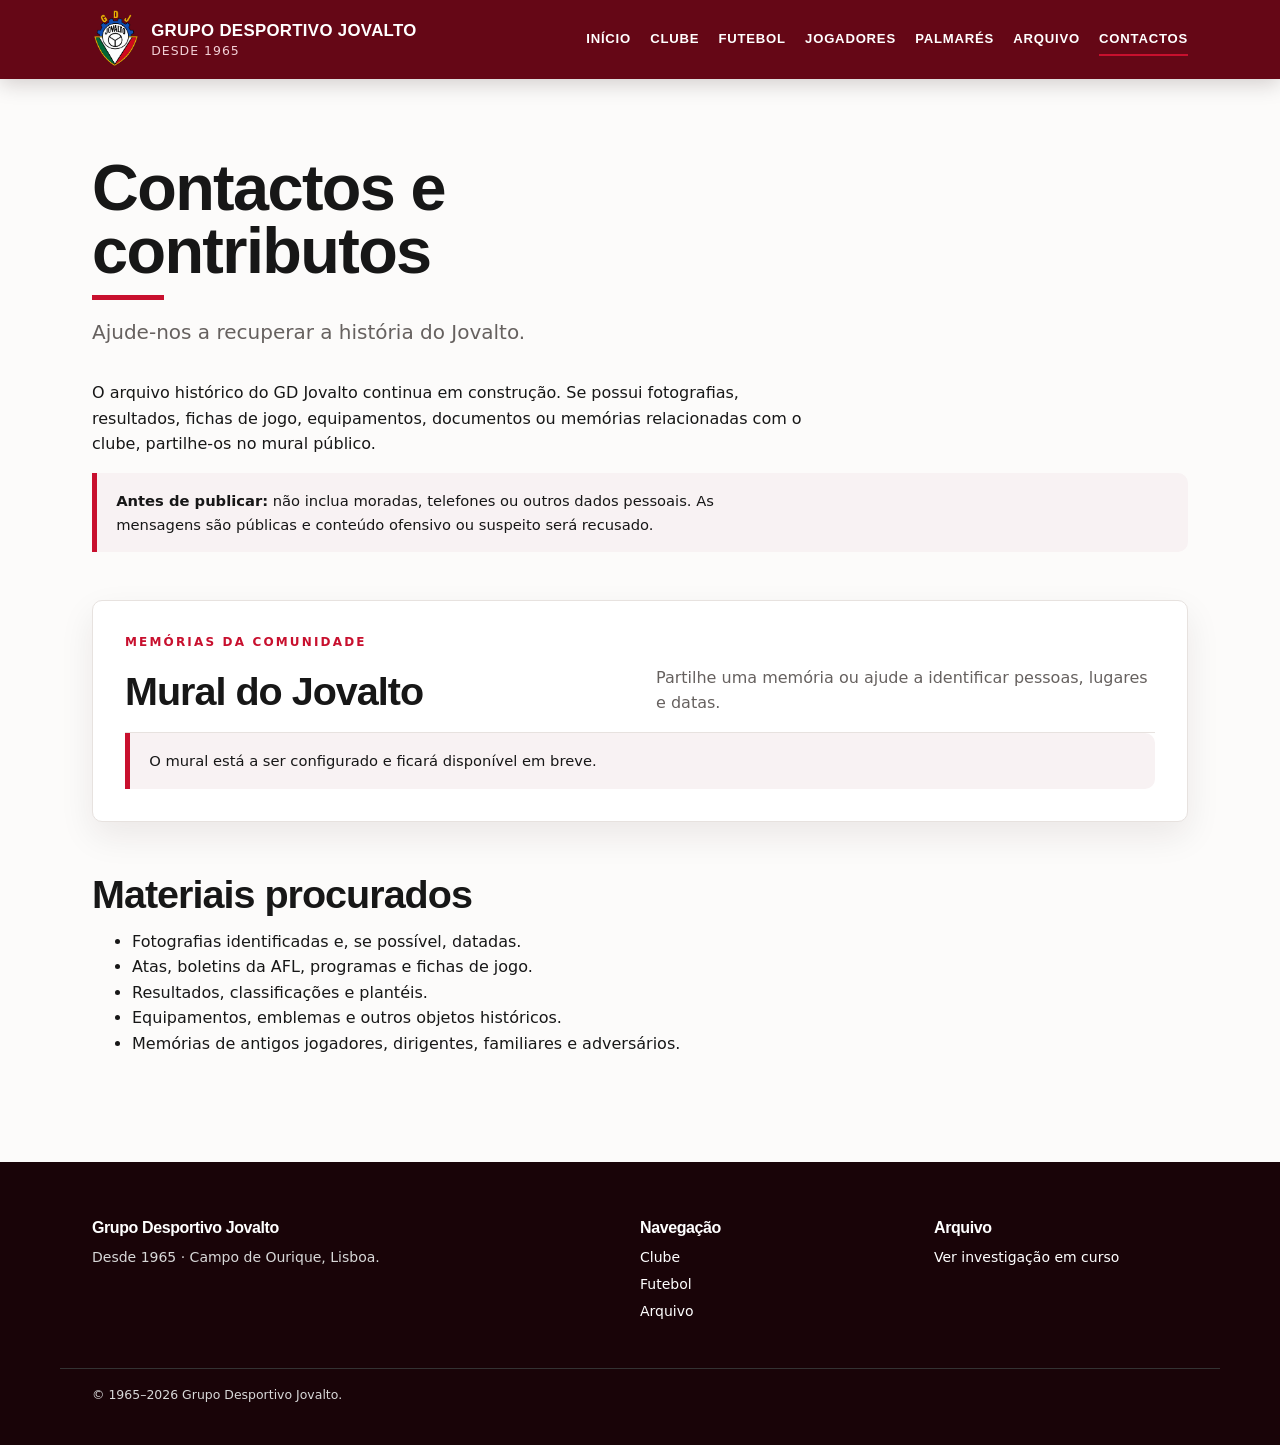
<file: website/contactos/index.html>
<!DOCTYPE html><html lang="pt-PT"><head><meta charset="utf-8"><meta name="viewport" content="width=device-width, initial-scale=1"><title>Contactos e contributos — Grupo Desportivo Jovalto</title><meta name="description" content="Ajude a recuperar a história do GD Jovalto com fotografias, documentos, resultados, equipamentos ou memórias."><meta name="robots" content="index, follow"><link rel="canonical" href="https://gdjovalto.github.io/contactos/"><meta property="og:type" content="website"><meta property="og:locale" content="pt_PT"><meta property="og:site_name" content="Grupo Desportivo Jovalto"><meta property="og:title" content="Contactos e contributos — GD Jovalto"><meta property="og:description" content="Ajude-nos a recuperar a história do Jovalto."><meta property="og:url" content="https://gdjovalto.github.io/contactos/"><meta property="og:image" content="https://gdjovalto.github.io/assets/img/emblema-oficial.png"><link rel="icon" href="../assets/img/favicon.png"><link rel="stylesheet" href="../assets/css/main.css?v=20260925-3"></head><body data-raiz="../"><a class="skip-link" href="#conteudo">Saltar para o conteúdo</a>
<header class="site-header"><div class="site-header__inner"><a class="brand" href="../index.html"><img src="../assets/img/emblema-oficial.png" width="1128" height="1394" alt=""><span class="brand__text"><strong>Grupo Desportivo Jovalto</strong><small>Desde 1965</small></span></a><button class="nav-toggle" type="button" aria-expanded="false" aria-controls="menu-principal">Menu</button><nav id="menu-principal" class="nav" aria-label="Navegação principal"><ul><li><a href="../index.html">Início</a></li><li><a href="../clube/index.html">Clube</a></li><li><a href="../futebol/index.html">Futebol</a></li><li><a href="../jogadores/index.html">Jogadores</a></li><li><a href="../palmares/index.html">Palmarés</a></li><li><a href="../arquivo/index.html">Arquivo</a></li><li><a href="../contactos/index.html" aria-current="page">Contactos</a></li></ul></nav></div></header>
<main id="conteudo"><section class="section"><div class="wrap"><h1>Contactos e contributos</h1><p class="section__intro">Ajude-nos a recuperar a história do Jovalto.</p><p>O arquivo histórico do GD Jovalto continua em construção. Se possui fotografias, resultados, fichas de jogo, equipamentos, documentos ou memórias relacionadas com o clube, partilhe-os no mural público.</p><div class="nota"><p><strong>Antes de publicar:</strong> não inclua moradas, telefones ou outros dados pessoais. As mensagens são públicas e conteúdo ofensivo ou suspeito será recusado.</p></div><section class="mural" aria-labelledby="mural-titulo"><div class="mural__cabecalho"><div><p class="sobrelinha">Memórias da comunidade</p><h2 id="mural-titulo">Mural do Jovalto</h2></div><p>Partilhe uma memória ou ajude a identificar pessoas, lugares e datas.</p></div><form class="mural-form" id="mural-form"><div class="mural-form__campo"><label for="mural-nome">Nome <span aria-hidden="true">*</span></label><input id="mural-nome" name="nome" type="text" minlength="2" maxlength="80" autocomplete="name" required></div><div class="mural-form__campo"><label for="mural-mensagem">Mensagem <span aria-hidden="true">*</span></label><textarea id="mural-mensagem" name="mensagem" rows="5" minlength="3" maxlength="2000" required></textarea></div><div class="mural-form__campo"><label for="mural-anexo">Anexo opcional</label><input id="mural-anexo" name="anexo" type="file" accept="image/jpeg,image/png,image/webp,application/pdf"><small>JPG, PNG, WebP ou PDF, até 10 MB.</small></div><div class="mural-form__armadilha" aria-hidden="true"><label for="mural-website">Website</label><input id="mural-website" name="website" type="text" tabindex="-1" autocomplete="off"></div><label class="mural-form__consentimento"><input name="consentimento" type="checkbox" required> Confirmo que posso partilhar este conteúdo publicamente.</label><button class="btn btn--vermelho" type="submit">Publicar no mural</button><p id="mural-estado" class="mural-estado" role="status" aria-live="polite"></p></form><div id="mural-mensagens" class="mural-mensagens" aria-live="polite"><p>A carregar mensagens…</p></div></section><h2>Materiais procurados</h2><ul><li>Fotografias identificadas e, se possível, datadas.</li><li>Atas, boletins da AFL, programas e fichas de jogo.</li><li>Resultados, classificações e plantéis.</li><li>Equipamentos, emblemas e outros objetos históricos.</li><li>Memórias de antigos jogadores, dirigentes, familiares e adversários.</li></ul></div></section></main>
<footer class="site-footer"><div class="wrap site-footer__grid"><div><h2>Grupo Desportivo Jovalto</h2><p>Desde 1965 · Campo de Ourique, Lisboa.</p></div><div><h2>Navegação</h2><ul><li><a href="../clube/index.html">Clube</a></li><li><a href="../futebol/index.html">Futebol</a></li><li><a href="../arquivo/index.html">Arquivo</a></li></ul></div><div><h2>Arquivo</h2><p><a href="../arquivo/index.html">Ver investigação em curso</a></p></div></div><div class="wrap site-footer__nota"><p>© 1965–<span id="ano-atual">2026</span> Grupo Desportivo Jovalto.</p></div></footer><script src="../config/guestbook.js?v=20260925-3"></script><script src="../assets/js/main.js?v=20260925-3"></script></body></html>
</file>
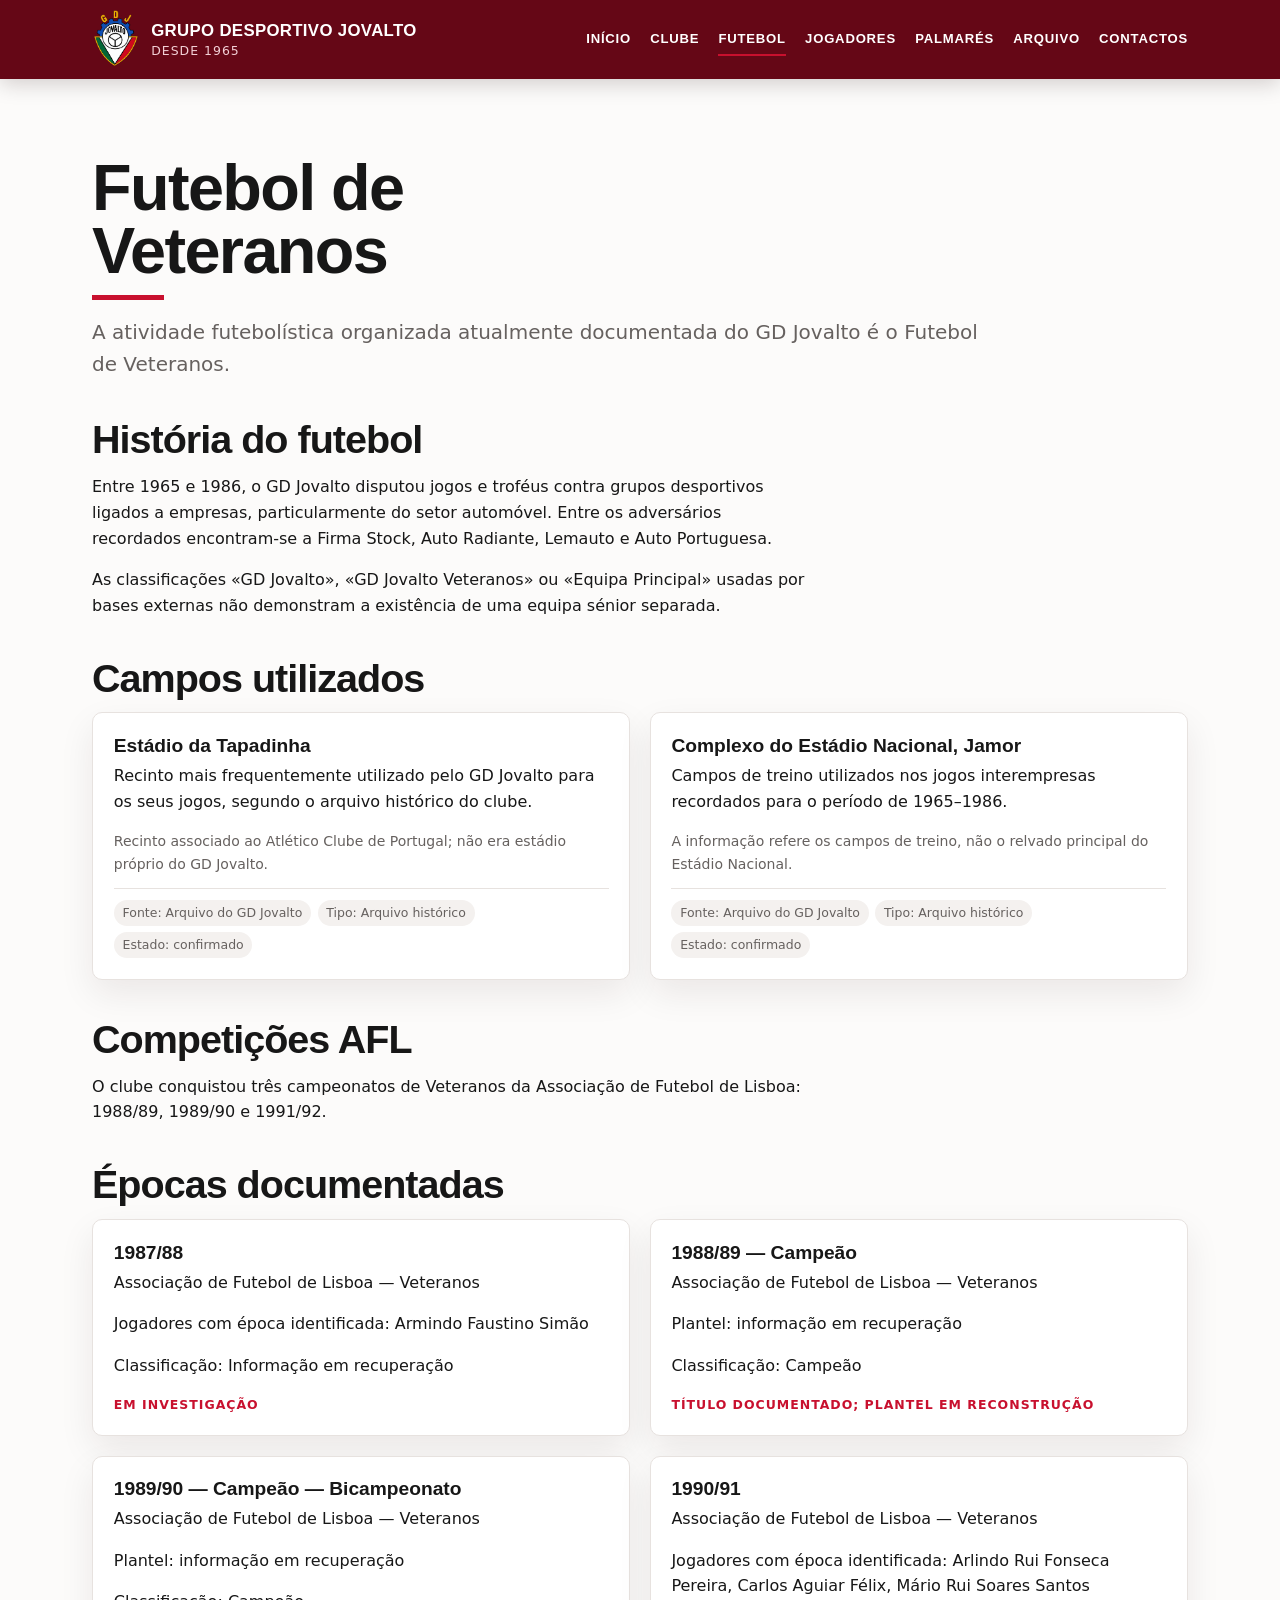
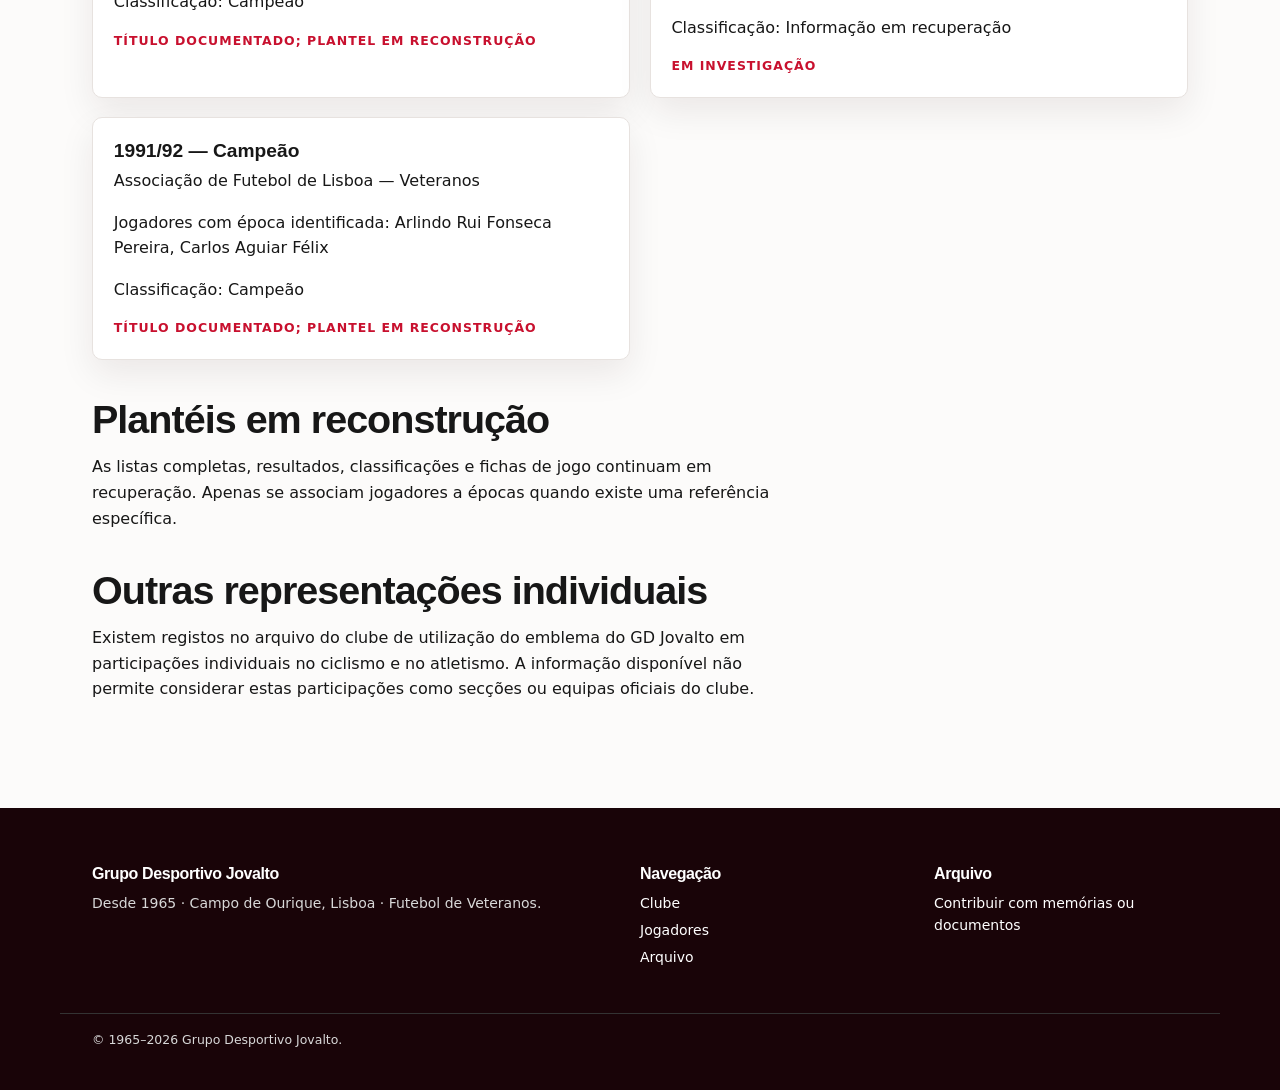
<file: website/futebol/index.html>
<!DOCTYPE html>
<html lang="pt-PT"><head><meta charset="utf-8"><meta name="viewport" content="width=device-width, initial-scale=1"><title>Futebol de Veteranos — Grupo Desportivo Jovalto</title><meta name="description" content="História do Futebol de Veteranos do GD Jovalto: período interempresas, Tapadinha, Jamor, competições AFL e épocas em reconstrução."><meta name="robots" content="index, follow"><link rel="canonical" href="https://gdjovalto.github.io/futebol/"><meta property="og:type" content="website"><meta property="og:locale" content="pt_PT"><meta property="og:site_name" content="Grupo Desportivo Jovalto"><meta property="og:title" content="Futebol de Veteranos — GD Jovalto"><meta property="og:description" content="História, recintos, competições e épocas do Futebol de Veteranos do Jovalto."><meta property="og:url" content="https://gdjovalto.github.io/futebol/"><meta property="og:image" content="https://gdjovalto.github.io/assets/img/foto-equipa-bicampeonato.jpg"><link rel="icon" href="../assets/img/favicon.png"><link rel="stylesheet" href="../assets/css/main.css?v=20260925-3"></head>
<body data-raiz="../"><a class="skip-link" href="#conteudo">Saltar para o conteúdo</a><header class="site-header"><div class="site-header__inner"><a class="brand" href="../index.html"><img src="../assets/img/emblema-oficial.png" width="1128" height="1394" alt=""><span class="brand__text"><strong>Grupo Desportivo Jovalto</strong><small>Desde 1965</small></span></a><button class="nav-toggle" type="button" aria-expanded="false" aria-controls="menu-principal">Menu</button><nav id="menu-principal" class="nav" aria-label="Navegação principal"><ul><li><a href="../index.html">Início</a></li><li><a href="../clube/index.html">Clube</a></li><li><a href="../futebol/index.html" aria-current="page">Futebol</a></li><li><a href="../jogadores/index.html">Jogadores</a></li><li><a href="../palmares/index.html">Palmarés</a></li><li><a href="../arquivo/index.html">Arquivo</a></li><li><a href="../contactos/index.html">Contactos</a></li></ul></nav></div></header>
<main id="conteudo"><section class="section"><div class="wrap"><h1>Futebol de Veteranos</h1><p class="section__intro">A atividade futebolística organizada atualmente documentada do GD Jovalto é o Futebol de Veteranos.</p><h2>História do futebol</h2><p>Entre 1965 e 1986, o GD Jovalto disputou jogos e troféus contra grupos desportivos ligados a empresas, particularmente do setor automóvel. Entre os adversários recordados encontram-se a Firma Stock, Auto Radiante, Lemauto e Auto Portuguesa.</p><p>As classificações «GD Jovalto», «GD Jovalto Veteranos» ou «Equipa Principal» usadas por bases externas não demonstram a existência de uma equipa sénior separada.</p><h2>Campos utilizados</h2><div class="grid grid--2" id="lista-recintos"></div><h2>Competições AFL</h2><p>O clube conquistou três campeonatos de Veteranos da Associação de Futebol de Lisboa: 1988/89, 1989/90 e 1991/92.</p><h2>Épocas documentadas</h2><div class="grid grid--2" id="lista-epocas"></div><h2>Plantéis em reconstrução</h2><p>As listas completas, resultados, classificações e fichas de jogo continuam em recuperação. Apenas se associam jogadores a épocas quando existe uma referência específica.</p><h2>Outras representações individuais</h2><p>Existem registos no arquivo do clube de utilização do emblema do GD Jovalto em participações individuais no ciclismo e no atletismo. A informação disponível não permite considerar estas participações como secções ou equipas oficiais do clube.</p></div></section></main>
<footer class="site-footer"><div class="wrap site-footer__grid"><div><h2>Grupo Desportivo Jovalto</h2><p>Desde 1965 · Campo de Ourique, Lisboa · Futebol de Veteranos.</p></div><div><h2>Navegação</h2><ul><li><a href="../clube/index.html">Clube</a></li><li><a href="../jogadores/index.html">Jogadores</a></li><li><a href="../arquivo/index.html">Arquivo</a></li></ul></div><div><h2>Arquivo</h2><p><a href="../contactos/index.html">Contribuir com memórias ou documentos</a></p></div></div><div class="wrap site-footer__nota"><p>© 1965–<span id="ano-atual">2026</span> Grupo Desportivo Jovalto.</p></div></footer>
<script src="../data/venues.js?v=20260925-3"></script><script src="../data/seasons.js?v=20260925-3"></script><script src="../assets/js/main.js?v=20260925-3"></script></body></html>
</file>
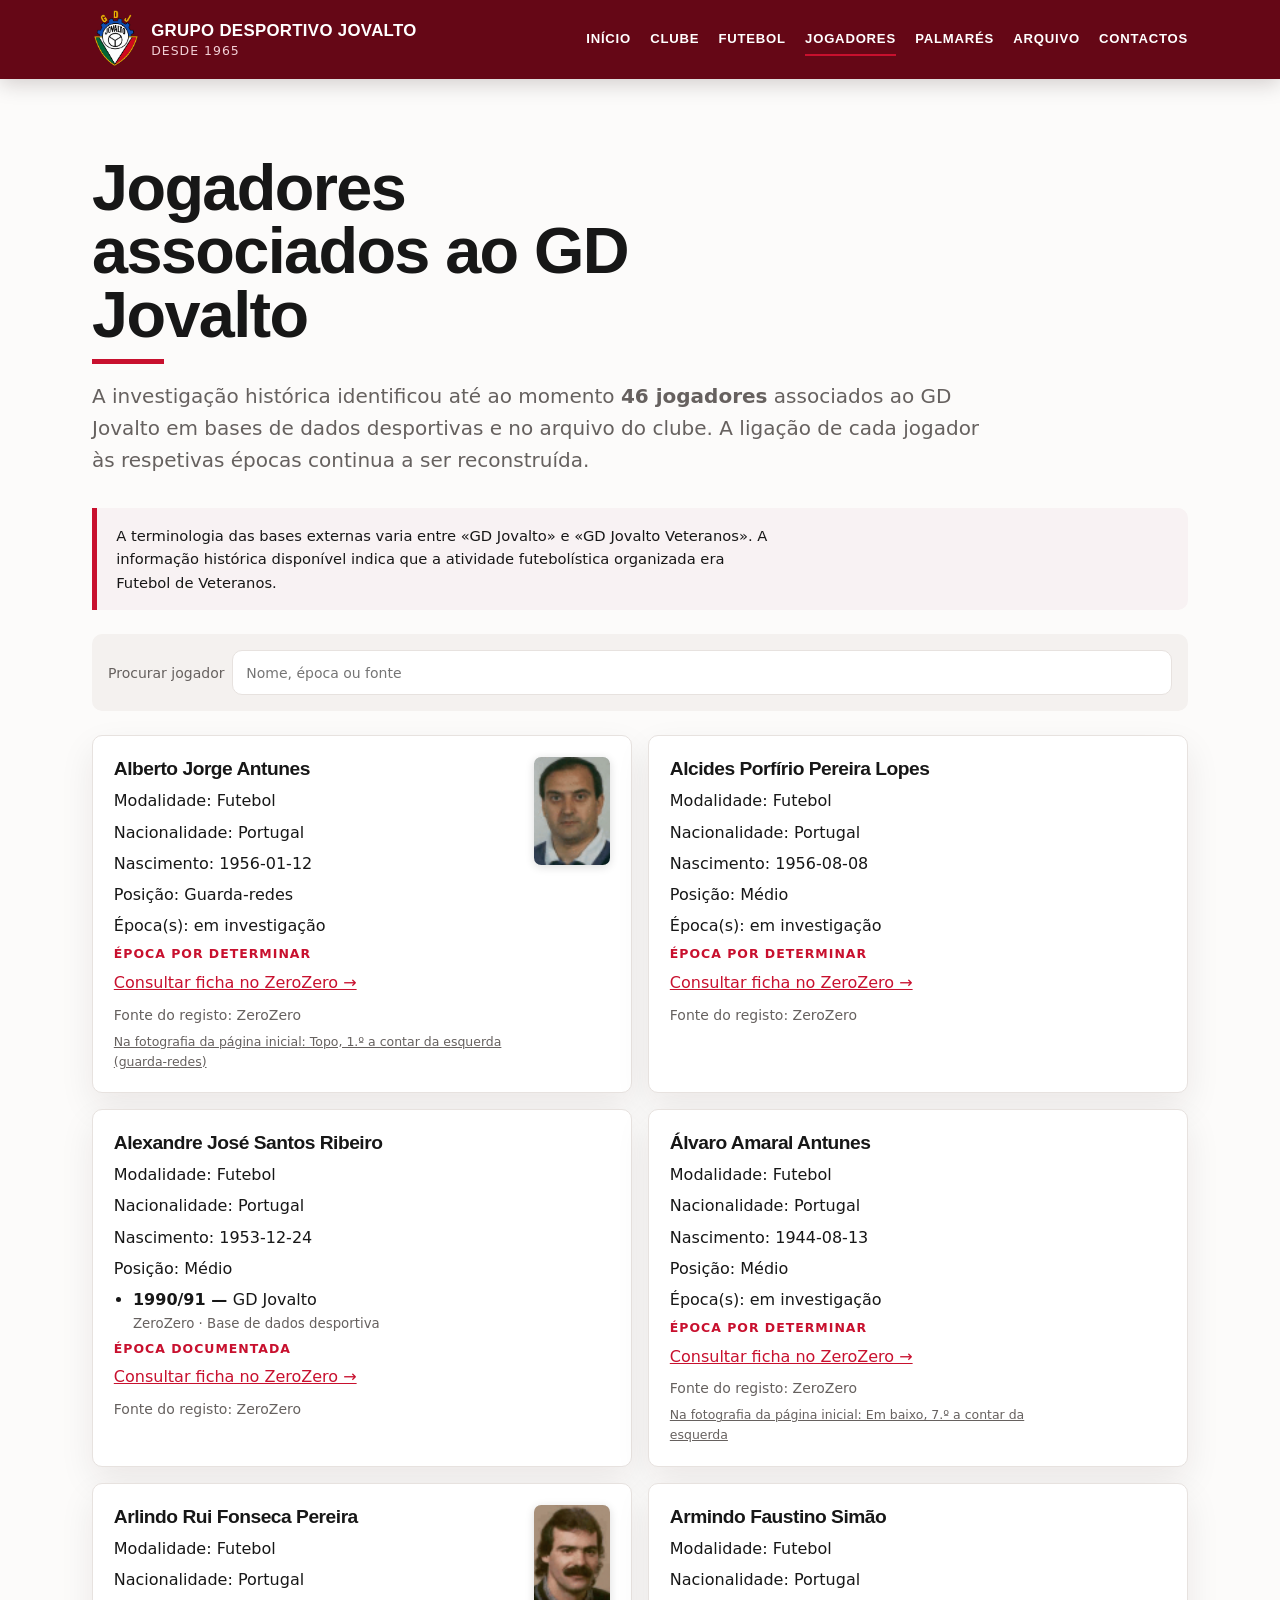
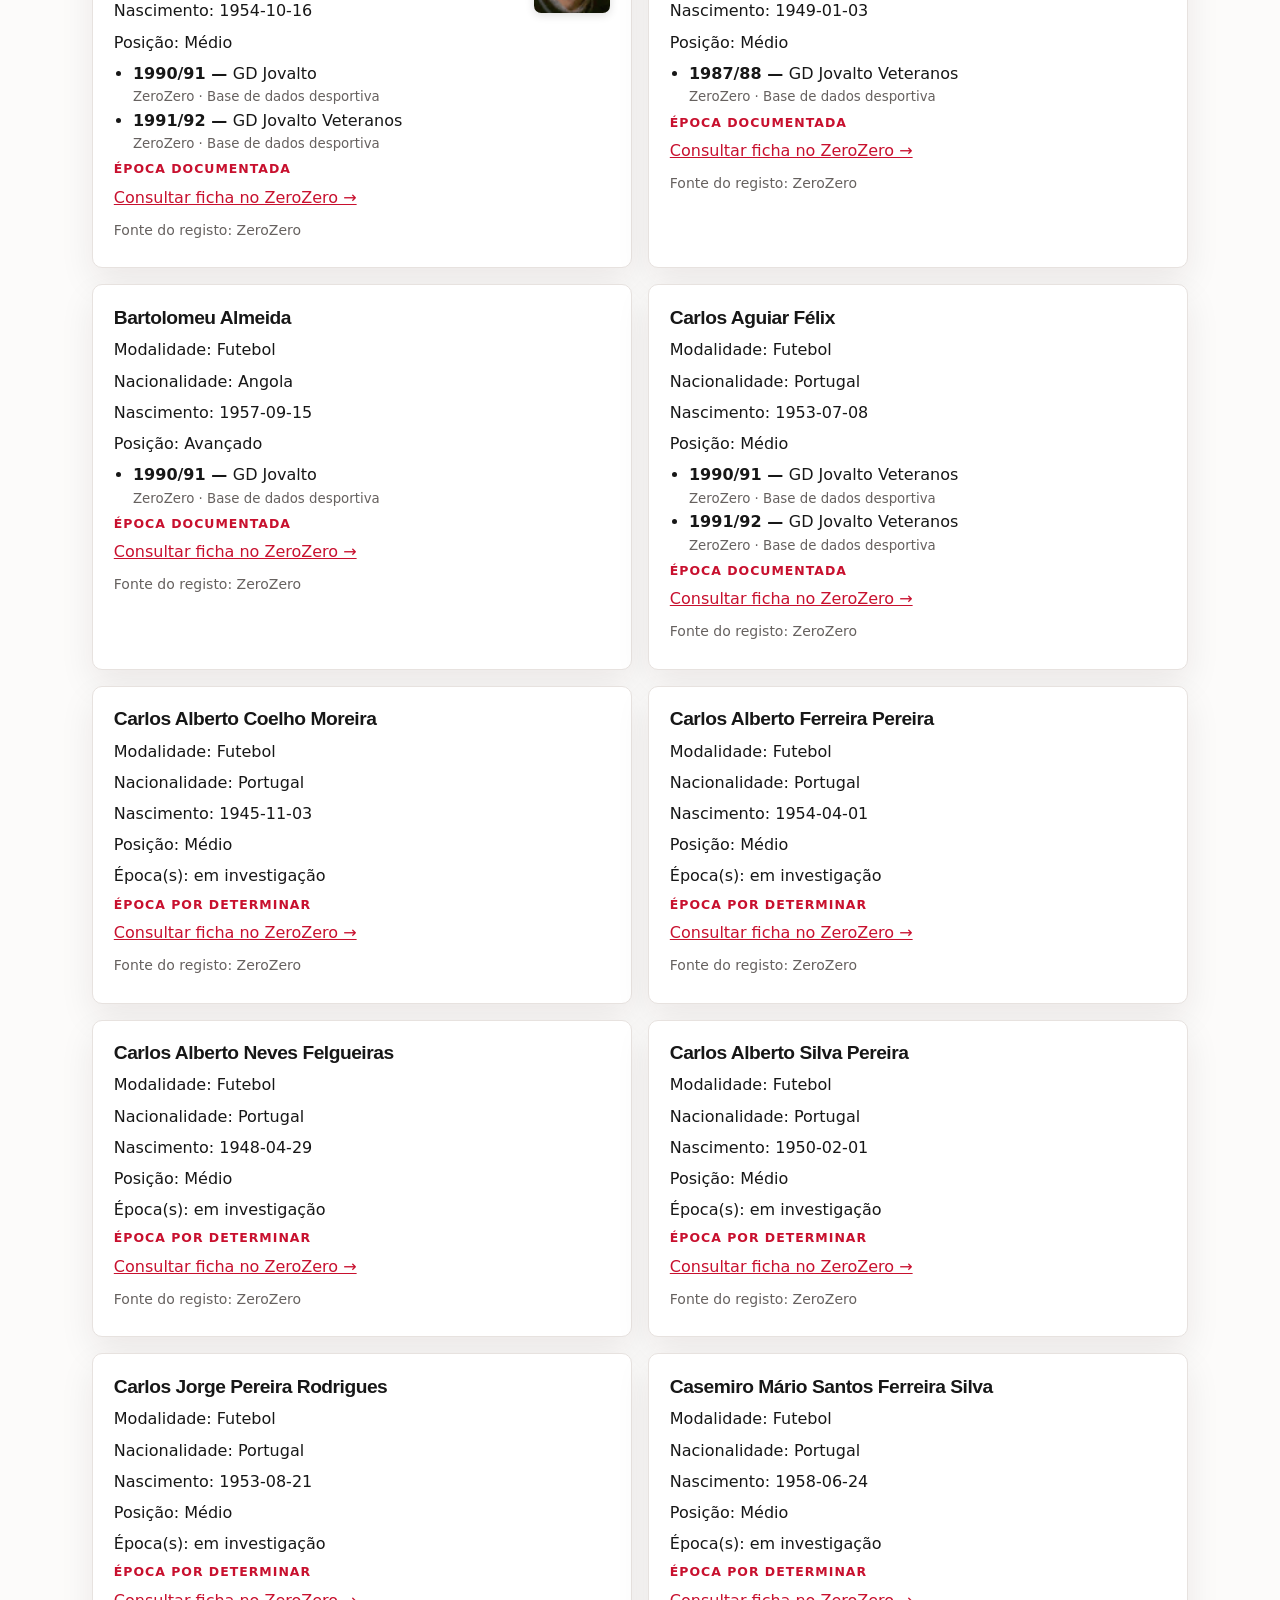
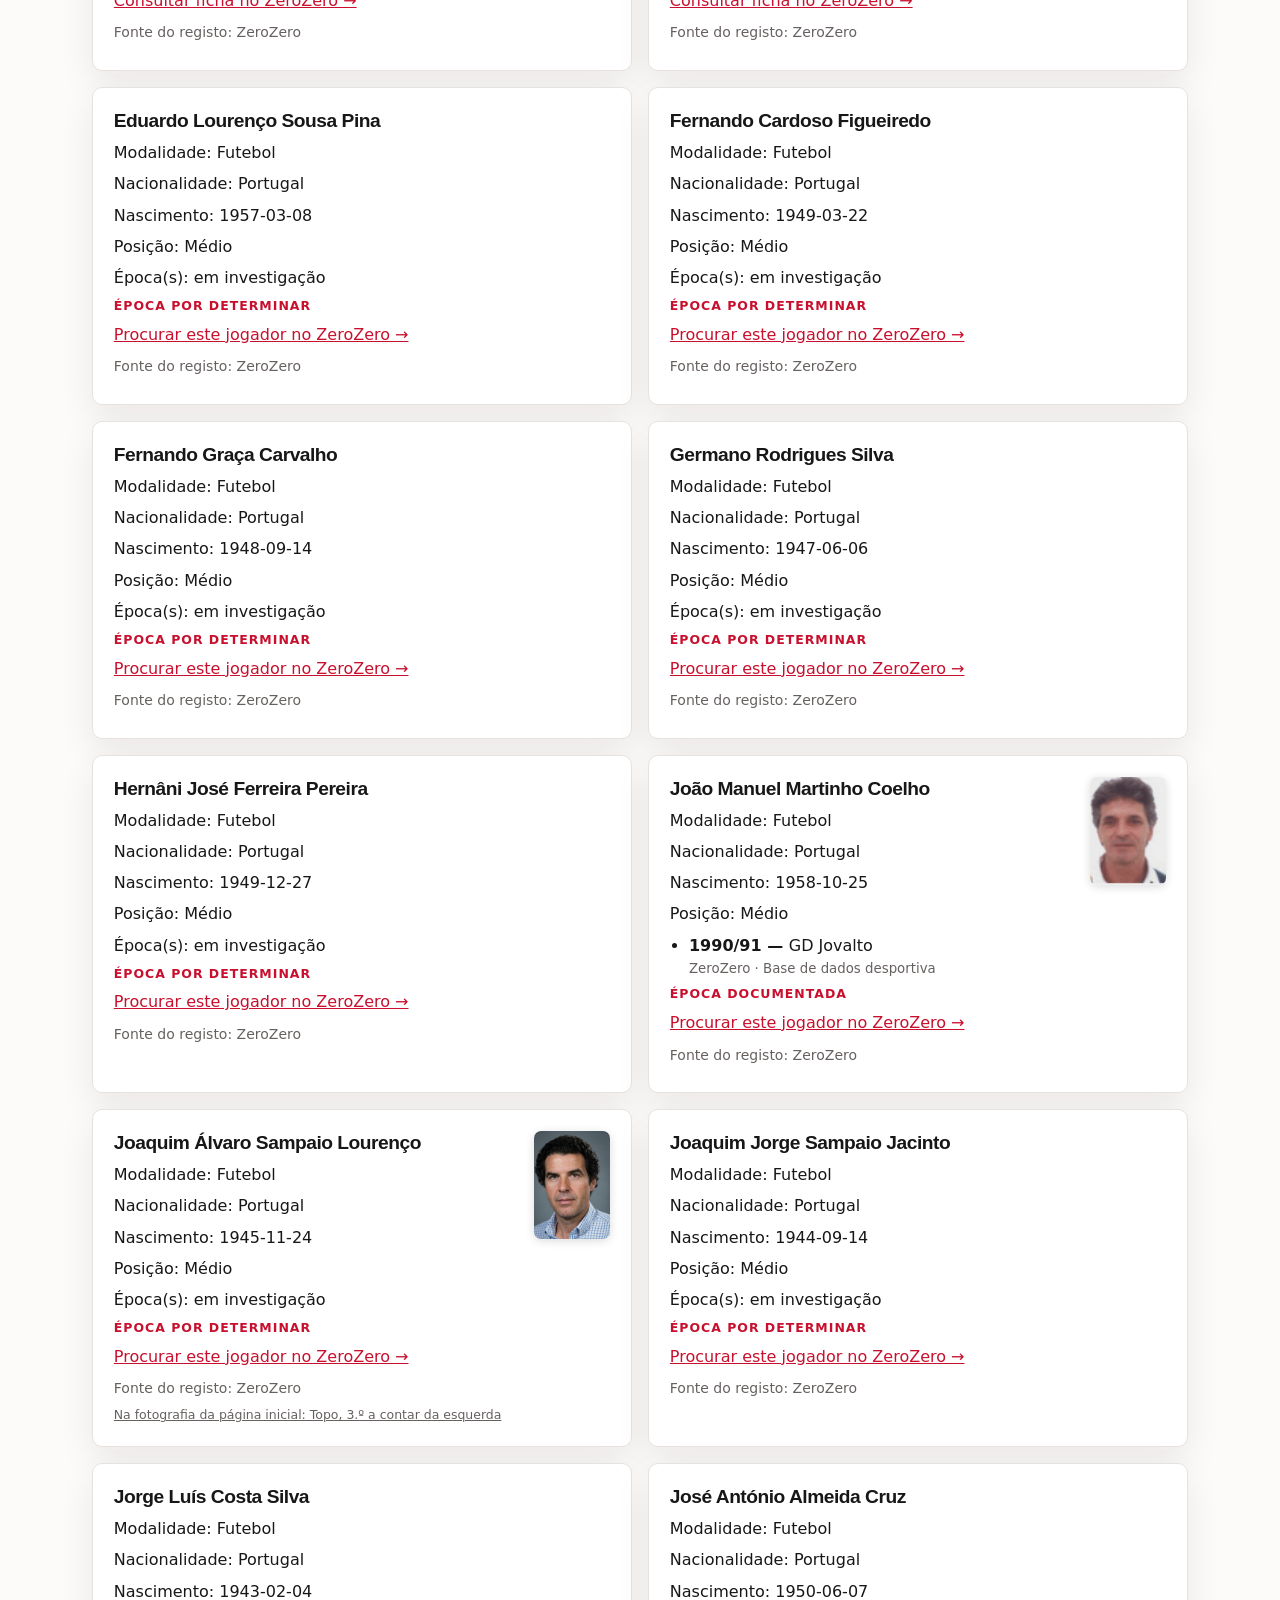
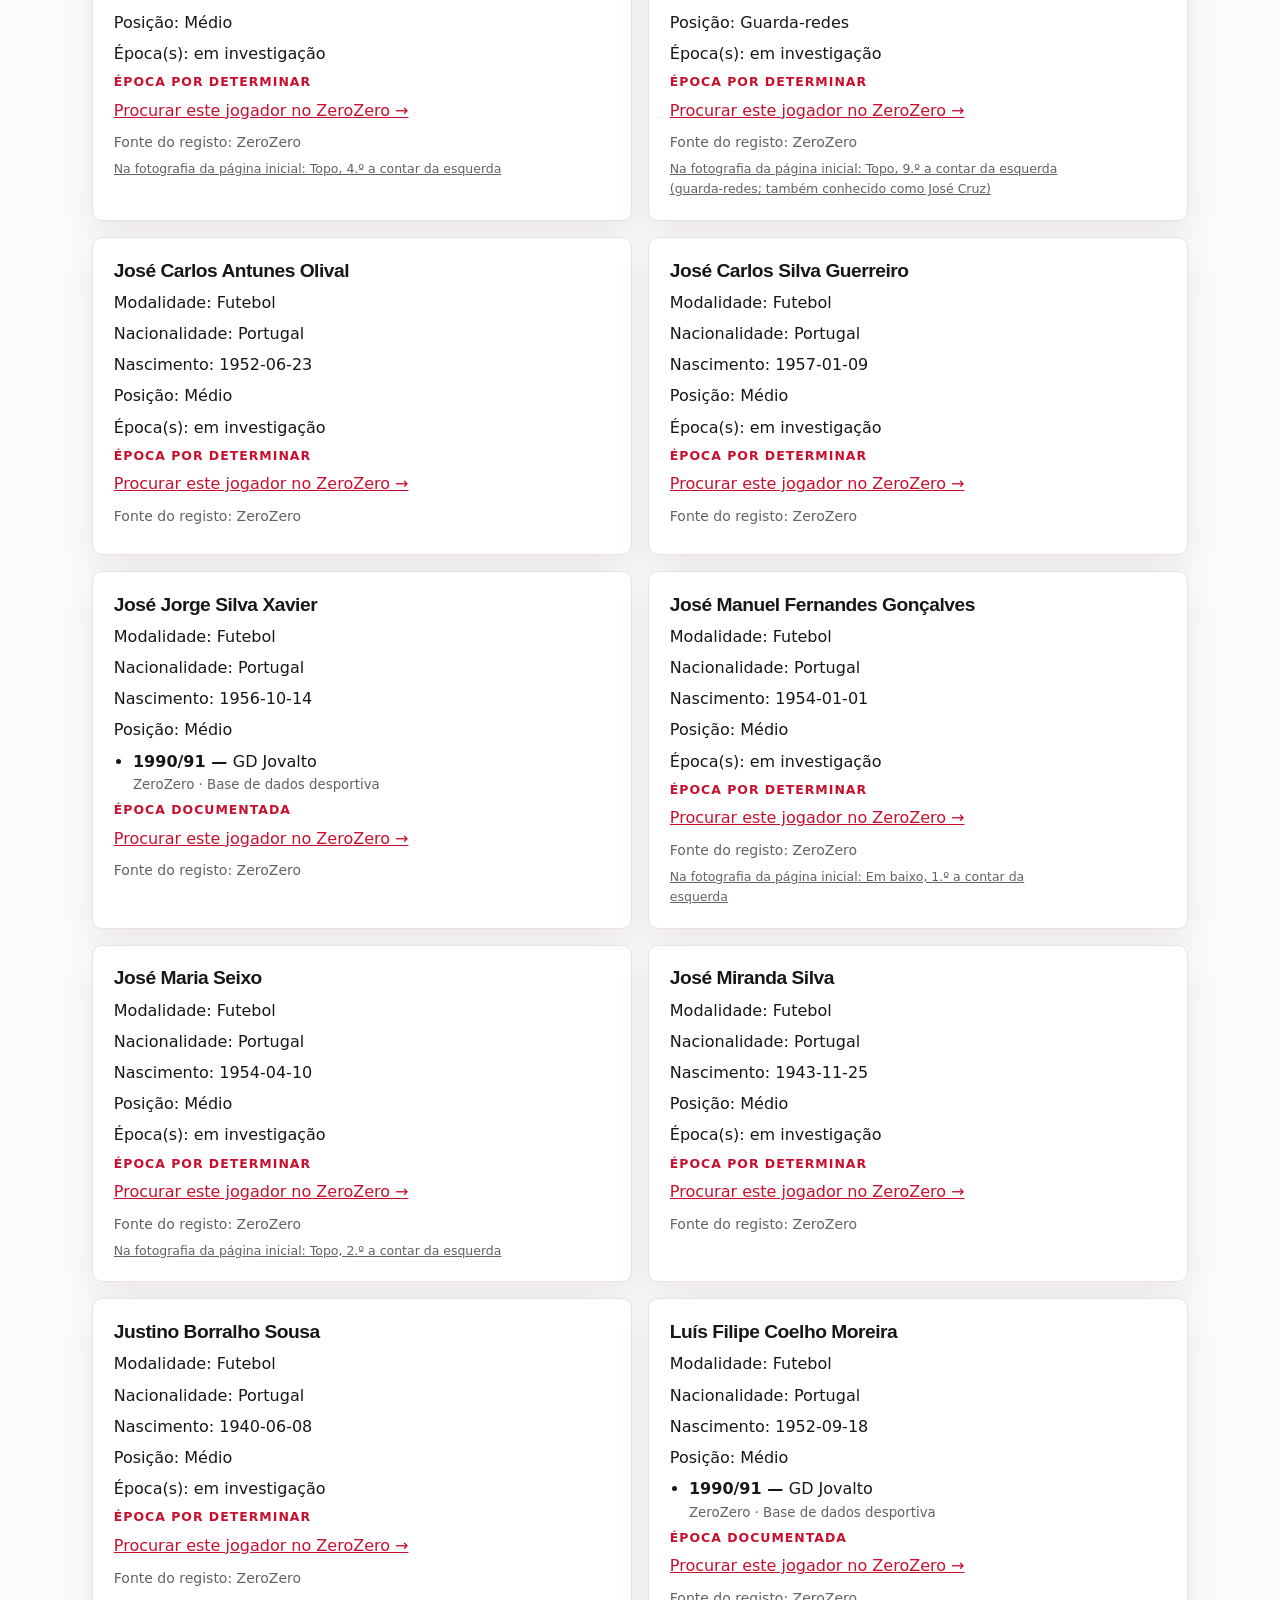
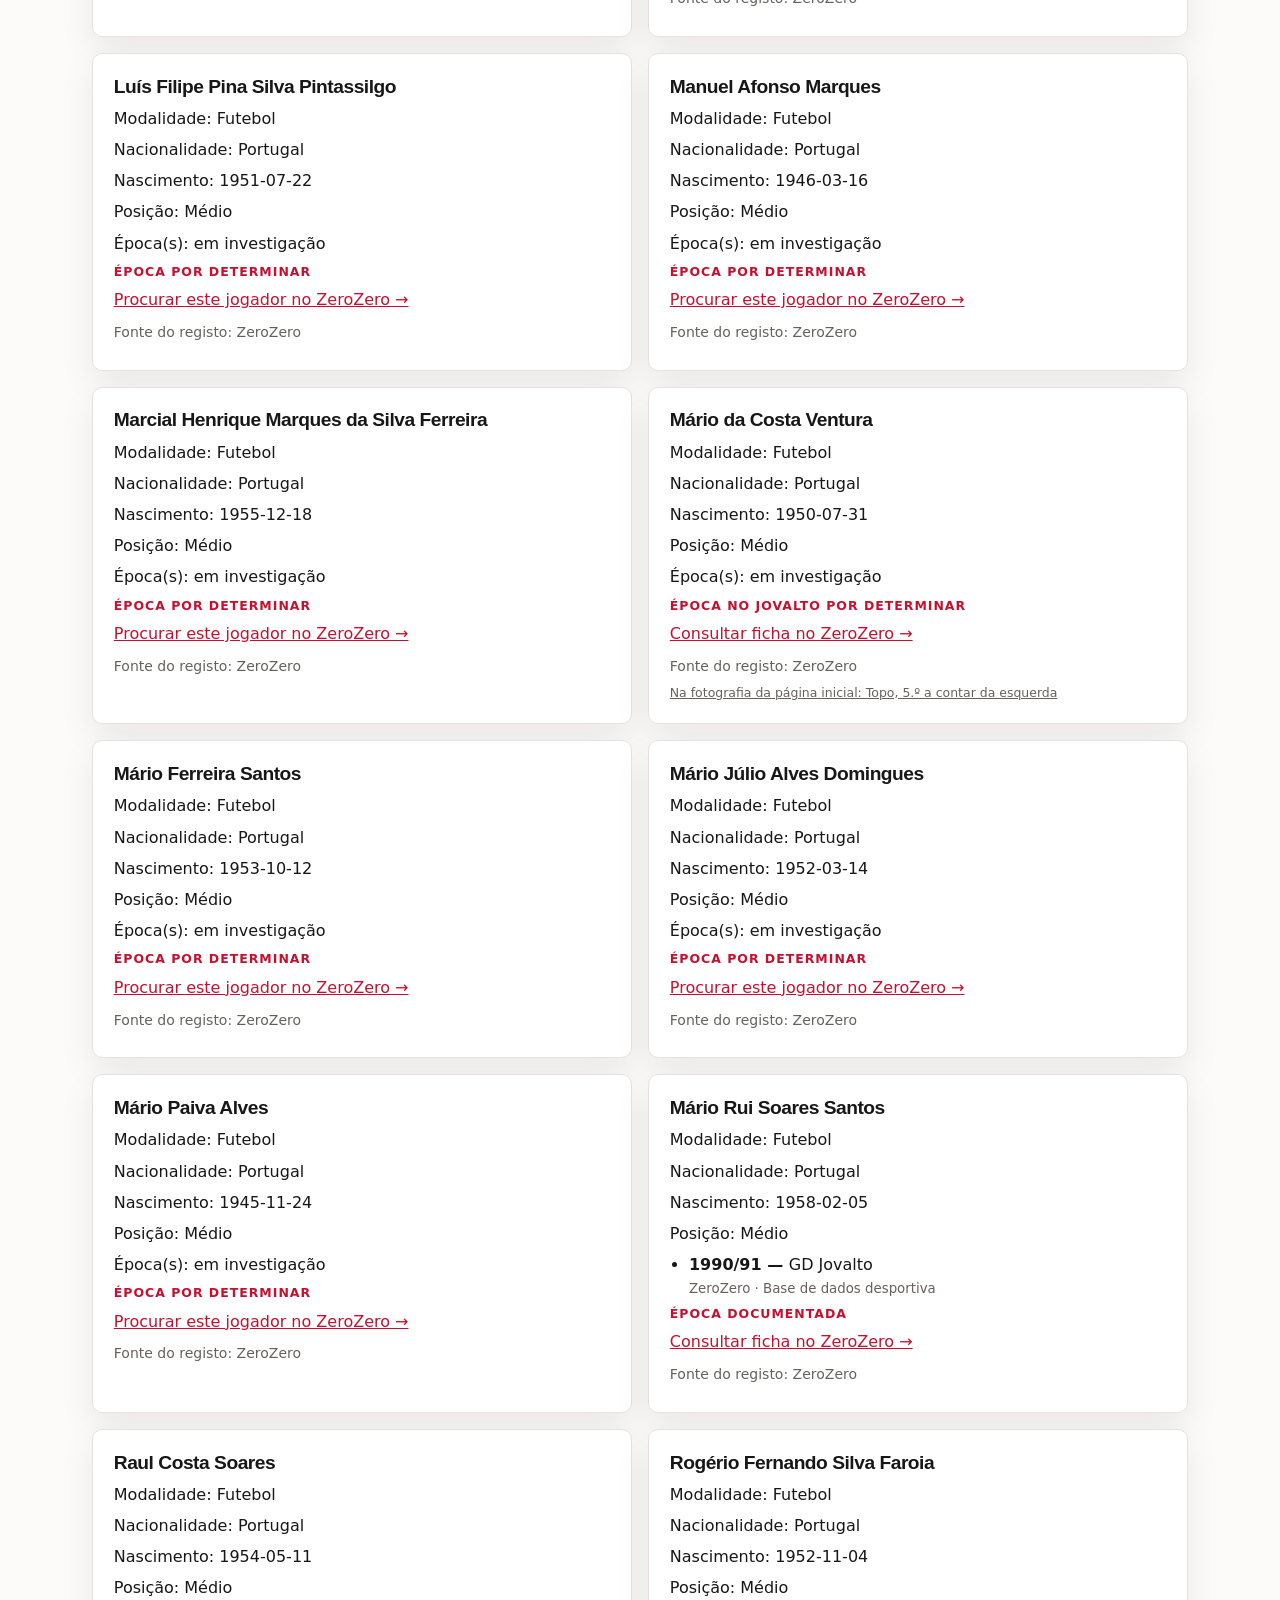
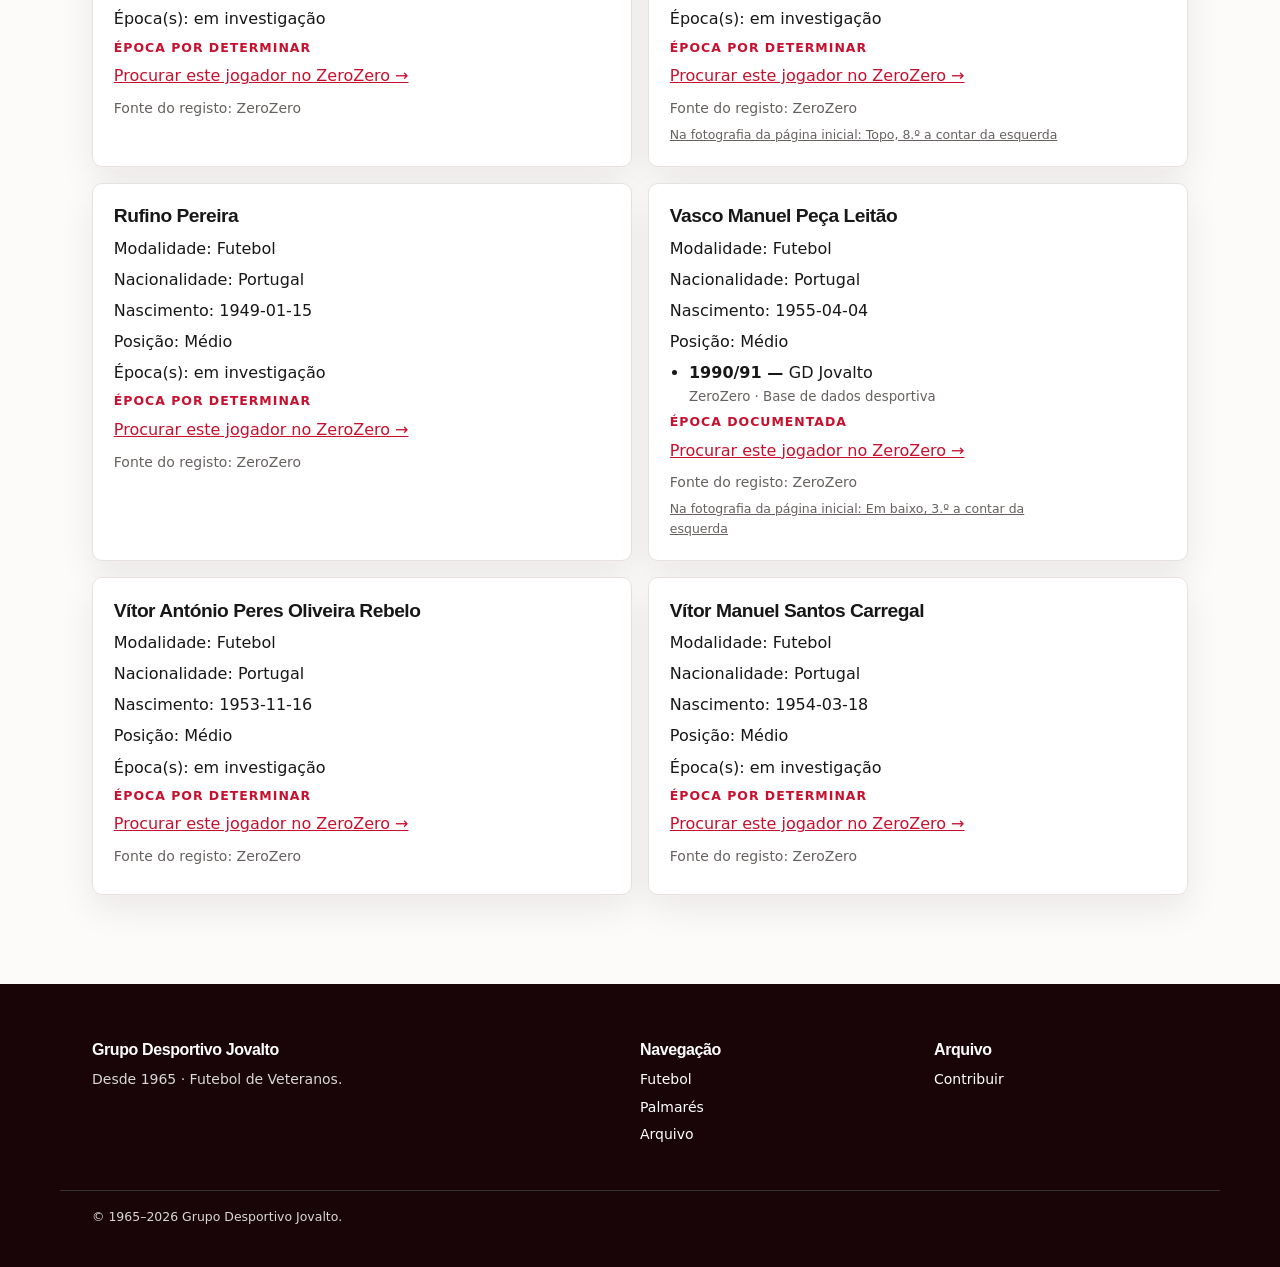
<file: website/jogadores/index.html>
<!DOCTYPE html><html lang="pt-PT"><head><meta charset="utf-8"><meta name="viewport" content="width=device-width, initial-scale=1"><title>Jogadores associados ao GD Jovalto</title><meta name="description" content="46 jogadores associados ao GD Jovalto no arquivo do clube e em bases de dados desportivas, com épocas documentadas e investigação em curso."><meta name="robots" content="index, follow"><link rel="canonical" href="https://gdjovalto.github.io/jogadores/"><meta property="og:type" content="website"><meta property="og:locale" content="pt_PT"><meta property="og:site_name" content="Grupo Desportivo Jovalto"><meta property="og:title" content="Jogadores associados ao GD Jovalto"><meta property="og:description" content="Investigação histórica dos jogadores e épocas do Jovalto."><meta property="og:url" content="https://gdjovalto.github.io/jogadores/"><meta property="og:image" content="https://gdjovalto.github.io/assets/img/foto-equipa-bicampeonato.jpg"><link rel="icon" href="../assets/img/favicon.png"><link rel="stylesheet" href="../assets/css/main.css?v=20260925-3"></head><body data-raiz="../"><a class="skip-link" href="#conteudo">Saltar para o conteúdo</a>
<header class="site-header"><div class="site-header__inner"><a class="brand" href="../index.html"><img src="../assets/img/emblema-oficial.png" width="1128" height="1394" alt=""><span class="brand__text"><strong>Grupo Desportivo Jovalto</strong><small>Desde 1965</small></span></a><button class="nav-toggle" type="button" aria-expanded="false" aria-controls="menu-principal">Menu</button><nav id="menu-principal" class="nav" aria-label="Navegação principal"><ul><li><a href="../index.html">Início</a></li><li><a href="../clube/index.html">Clube</a></li><li><a href="../futebol/index.html">Futebol</a></li><li><a href="../jogadores/index.html" aria-current="page">Jogadores</a></li><li><a href="../palmares/index.html">Palmarés</a></li><li><a href="../arquivo/index.html">Arquivo</a></li><li><a href="../contactos/index.html">Contactos</a></li></ul></nav></div></header>
<main id="conteudo"><section class="section"><div class="wrap"><h1>Jogadores associados ao GD Jovalto</h1><p class="section__intro">A investigação histórica identificou até ao momento <strong><span id="jogadores-total">46</span> jogadores</strong> associados ao GD Jovalto em bases de dados desportivas e no arquivo do clube. A ligação de cada jogador às respetivas épocas continua a ser reconstruída.</p><div class="nota"><p>A terminologia das bases externas varia entre «GD Jovalto» e «GD Jovalto Veteranos». A informação histórica disponível indica que a atividade futebolística organizada era Futebol de Veteranos.</p></div><div class="filtro"><label for="filtro-jogadores">Procurar jogador</label><input id="filtro-jogadores" type="search" placeholder="Nome, época ou fonte" autocomplete="off"></div><div id="lista-jogadores"></div></div></section></main>
<footer class="site-footer"><div class="wrap site-footer__grid"><div><h2>Grupo Desportivo Jovalto</h2><p>Desde 1965 · Futebol de Veteranos.</p></div><div><h2>Navegação</h2><ul><li><a href="../futebol/index.html">Futebol</a></li><li><a href="../palmares/index.html">Palmarés</a></li><li><a href="../arquivo/index.html">Arquivo</a></li></ul></div><div><h2>Arquivo</h2><p><a href="../contactos/index.html">Contribuir</a></p></div></div><div class="wrap site-footer__nota"><p>© 1965–<span id="ano-atual">2026</span> Grupo Desportivo Jovalto.</p></div></footer><script src="../data/jogadores.js?v=20260926-1"></script><script src="../assets/js/main.js?v=20260925-3"></script></body></html>
</file>
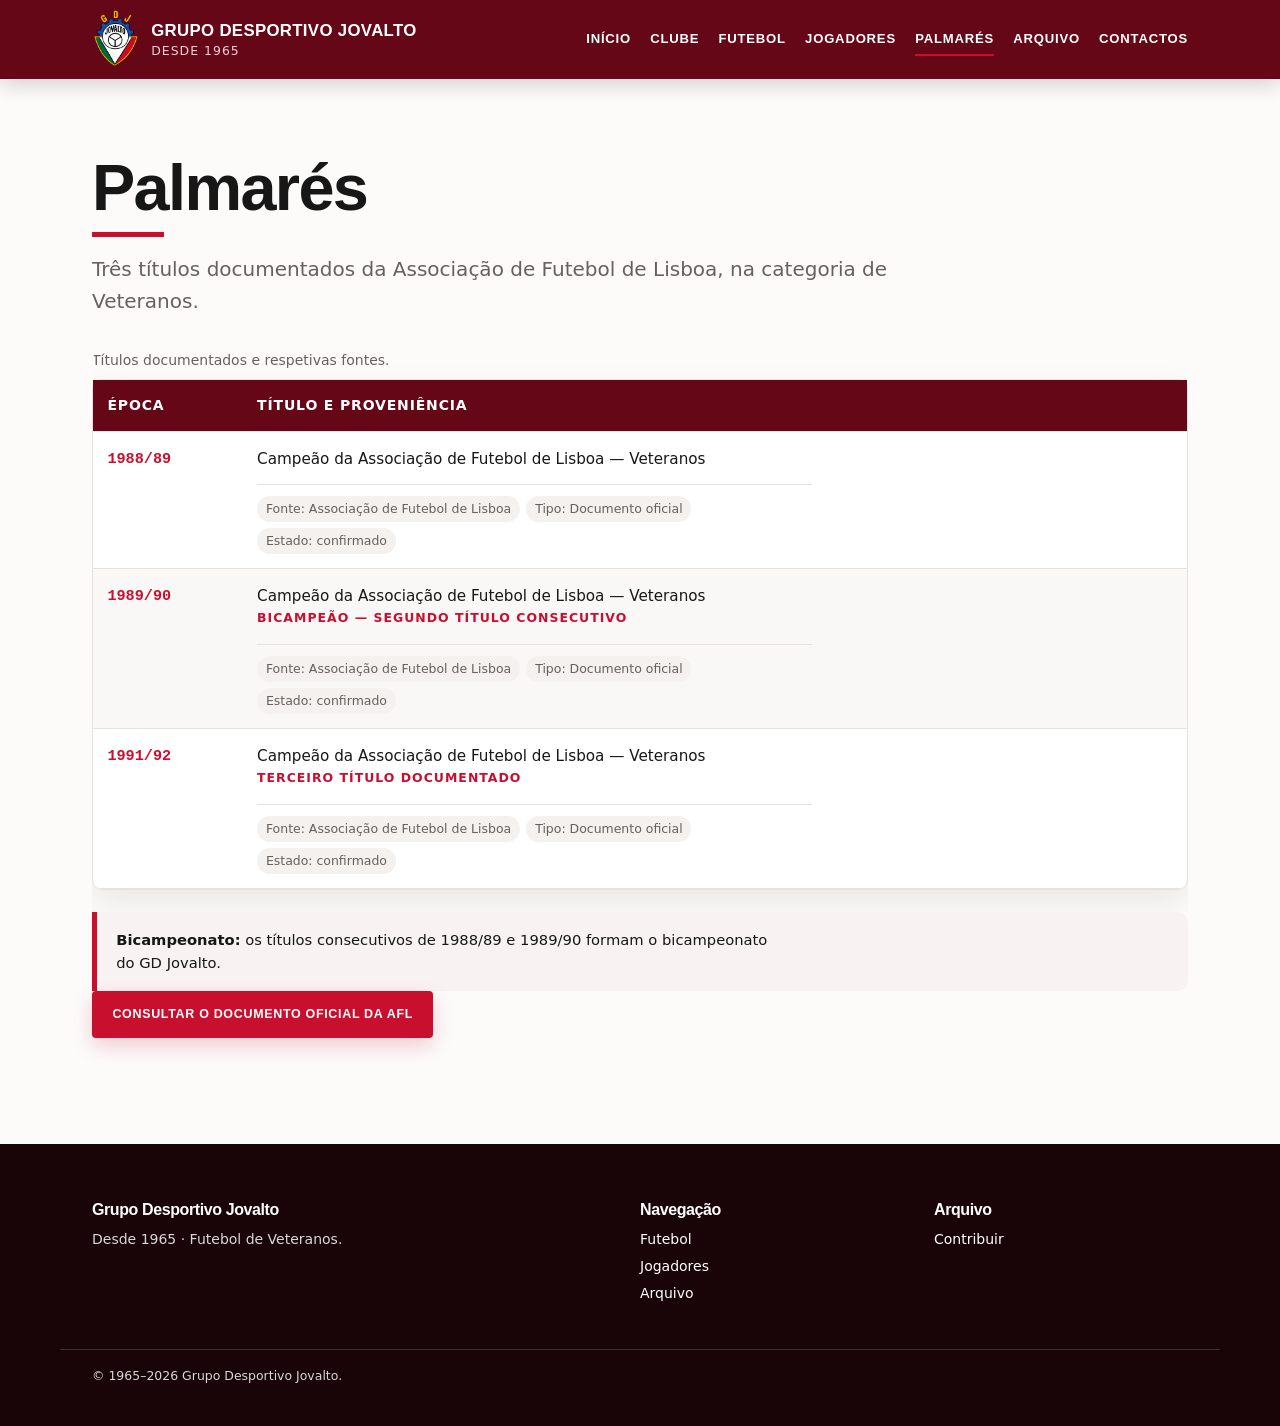
<file: website/palmares/index.html>
<!DOCTYPE html><html lang="pt-PT"><head><meta charset="utf-8"><meta name="viewport" content="width=device-width, initial-scale=1"><title>Palmarés — Grupo Desportivo Jovalto</title><meta name="description" content="Três títulos oficiais da AFL em Futebol de Veteranos: 1988/89, 1989/90 e 1991/92. Bicampeonato do GD Jovalto."><meta name="robots" content="index, follow"><link rel="canonical" href="https://gdjovalto.github.io/palmares/"><meta property="og:type" content="website"><meta property="og:locale" content="pt_PT"><meta property="og:site_name" content="Grupo Desportivo Jovalto"><meta property="og:title" content="Palmarés do GD Jovalto"><meta property="og:description" content="3× Campeão AFL — Veteranos."><meta property="og:url" content="https://gdjovalto.github.io/palmares/"><meta property="og:image" content="https://gdjovalto.github.io/assets/img/foto-equipa-bicampeonato.jpg"><link rel="icon" href="../assets/img/favicon.png"><link rel="stylesheet" href="../assets/css/main.css?v=20260925-3"></head><body data-raiz="../"><a class="skip-link" href="#conteudo">Saltar para o conteúdo</a>
<header class="site-header"><div class="site-header__inner"><a class="brand" href="../index.html"><img src="../assets/img/emblema-oficial.png" width="1128" height="1394" alt=""><span class="brand__text"><strong>Grupo Desportivo Jovalto</strong><small>Desde 1965</small></span></a><button class="nav-toggle" type="button" aria-expanded="false" aria-controls="menu-principal">Menu</button><nav id="menu-principal" class="nav" aria-label="Navegação principal"><ul><li><a href="../index.html">Início</a></li><li><a href="../clube/index.html">Clube</a></li><li><a href="../futebol/index.html">Futebol</a></li><li><a href="../jogadores/index.html">Jogadores</a></li><li><a href="../palmares/index.html" aria-current="page">Palmarés</a></li><li><a href="../arquivo/index.html">Arquivo</a></li><li><a href="../contactos/index.html">Contactos</a></li></ul></nav></div></header>
<main id="conteudo"><section class="section"><div class="wrap"><h1>Palmarés</h1><p class="section__intro">Três títulos documentados da Associação de Futebol de Lisboa, na categoria de Veteranos.</p><div id="lista-palmares"></div><div class="nota"><p><strong>Bicampeonato:</strong> os títulos consecutivos de 1988/89 e 1989/90 formam o bicampeonato do GD Jovalto.</p></div><p><a class="btn btn--vermelho" href="../../AFL_documento_campeoes.pdf">Consultar o documento oficial da AFL</a></p></div></section></main>
<footer class="site-footer"><div class="wrap site-footer__grid"><div><h2>Grupo Desportivo Jovalto</h2><p>Desde 1965 · Futebol de Veteranos.</p></div><div><h2>Navegação</h2><ul><li><a href="../futebol/index.html">Futebol</a></li><li><a href="../jogadores/index.html">Jogadores</a></li><li><a href="../arquivo/index.html">Arquivo</a></li></ul></div><div><h2>Arquivo</h2><p><a href="../contactos/index.html">Contribuir</a></p></div></div><div class="wrap site-footer__nota"><p>© 1965–<span id="ano-atual">2026</span> Grupo Desportivo Jovalto.</p></div></footer><script src="../data/honours.js?v=20260925-3"></script><script src="../assets/js/main.js?v=20260925-3"></script></body></html>
</file>
<file: website/assets/css/main.css>
/* ==========================================================================
   GD Jovalto — folha de estilos única

   CORES DO CLUBE: VERMELHO E BRANCO.
   O emblema histórico tem também azul, verde e amarelo, mas essas são cores
   DO EMBLEMA — não são usadas como cores do sítio.

   Sem dependências externas, sem CDN, sem chamadas de rede.
   ========================================================================== */

:root{
  /* Cores do clube */
  --jv-vermelho:#D00A1E;
  --jv-vermelho-escuro:#A50715;
  --jv-branco:#FFFFFF;

  /* Neutros */
  --jv-texto:#1A1A1A;
  --jv-texto-suave:#5F5F5F;
  --jv-linha:#E3E3E3;
  --jv-fundo:#FFFFFF;
  --jv-fundo-alt:#F7F7F7;
  --jv-escuro:#141414;

  /* Tipografia */
  --jv-fonte-base:"Segoe UI",system-ui,-apple-system,Arial,sans-serif;
  --jv-fonte-mono:Consolas,"Courier New",monospace;
  --jv-t1:clamp(1.6rem,1.2rem + 1.6vw,2.2rem);
  --jv-t2:clamp(1.25rem,1.1rem + .8vw,1.6rem);
  --jv-peq:.875rem;
  --jv-mini:.78rem;

  /* Medidas */
  --jv-largura:940px;
  --jv-raio:6px;
}

/* --- Base ---------------------------------------------------------------- */

*,*::before,*::after{box-sizing:border-box}
html{-webkit-text-size-adjust:100%}
body{
  margin:0;
  font-family:var(--jv-fonte-base);
  font-size:1rem;
  line-height:1.6;
  color:var(--jv-texto);
  background:var(--jv-fundo);
}
img{max-width:100%;height:auto;display:block}
h1,h2,h3{line-height:1.25;margin:0 0 .6rem}
h1{font-size:var(--jv-t1)}
h2{font-size:var(--jv-t2);margin-top:2.2rem}
h2:first-child{margin-top:0}
h3{font-size:1.05rem}
p,ul,ol,table{margin:0 0 1rem}
p,li{max-width:65ch}
a{color:var(--jv-vermelho)}
a:hover{color:var(--jv-vermelho-escuro)}
:focus-visible{outline:3px solid var(--jv-texto);outline-offset:2px}
.site-header :focus-visible,.site-footer :focus-visible{outline-color:var(--jv-branco)}

.wrap{max-width:var(--jv-largura);margin:0 auto;padding:0 1rem}
.skip-link{position:absolute;left:-9999px;top:0}
.skip-link:focus{left:0;background:var(--jv-vermelho);color:var(--jv-branco);padding:.6rem 1rem;z-index:10}
.visually-hidden{position:absolute;width:1px;height:1px;overflow:hidden;clip-path:inset(50%)}

/* --- Cabeçalho ----------------------------------------------------------- */

.site-header{background:var(--jv-branco);border-bottom:1px solid var(--jv-linha)}
.site-header__inner{
  max-width:var(--jv-largura);margin:0 auto;padding:.7rem 1rem;
  display:flex;align-items:center;justify-content:space-between;gap:1rem;flex-wrap:wrap;
}
.brand{display:flex;align-items:center;gap:.7rem;text-decoration:none;color:var(--jv-texto)}
.brand img{width:38px}
.brand__text{display:flex;flex-direction:column;line-height:1.2}
.brand__text strong{font-size:1rem}
.brand__text small{font-size:var(--jv-mini);color:var(--jv-texto-suave)}

.nav-toggle{
  background:none;border:1px solid var(--jv-linha);border-radius:var(--jv-raio);
  padding:.4rem .7rem;font:inherit;font-size:var(--jv-peq);color:var(--jv-texto);cursor:pointer;
}
.nav{display:none;width:100%}
.nav.is-open{display:block}
.nav ul{list-style:none;margin:0;padding:0}
.nav a{
  display:block;padding:.55rem 0;text-decoration:none;color:var(--jv-texto);
  border-bottom:1px solid var(--jv-linha);font-size:.95rem;
}
.nav a[aria-current="page"]{color:var(--jv-vermelho);font-weight:600}

/* --- Faixa de abertura --------------------------------------------------- */

.hero{background:var(--jv-vermelho);color:var(--jv-branco);padding:2.2rem 0}
.hero__inner{
  max-width:var(--jv-largura);margin:0 auto;padding:0 1rem;
  display:flex;align-items:center;justify-content:space-between;gap:1.5rem;flex-wrap:wrap;
}
.hero h1{color:var(--jv-branco)}
.hero__lema{color:var(--jv-branco);margin:0;max-width:46ch}
.hero__meta{font-family:var(--jv-fonte-mono);font-size:var(--jv-peq);color:var(--jv-branco);margin:.6rem 0 0}
/* Emblema em disco branco, como na camisola.
   O emblema é retrato (1128x1394 = 0,809). Para caber inteiro dentro do
   círculo, o retângulo tem de respeitar sqrt((w/2)²+(h/2)²) <= D/2; com
   altura a 76% da largura do círculo, w=0,615·D e o canto fica a 0,489·D —
   dentro do raio, logo sem corte. */
.emblema-redondo{
  flex:0 0 auto;
  width:clamp(118px,20vw,176px);
  height:clamp(118px,20vw,176px);
  background:var(--jv-branco);
  border-radius:50%;
  display:grid;
  place-items:center;
  overflow:hidden;
}
.emblema-redondo img{width:auto;height:auto;max-width:76%;max-height:76%}

/* --- Botões -------------------------------------------------------------- */

.btn{
  display:inline-block;padding:.55rem 1.1rem;border-radius:var(--jv-raio);
  text-decoration:none;font-weight:600;font-size:.9rem;border:2px solid transparent;
}
.btn--branco{background:var(--jv-branco);color:var(--jv-vermelho)}
.btn--branco:hover{background:#F0F0F0;color:var(--jv-vermelho-escuro)}
.btn--contorno{border-color:var(--jv-branco);color:var(--jv-branco)}
.btn--contorno:hover{background:var(--jv-branco);color:var(--jv-vermelho)}
.btn--vermelho{background:var(--jv-vermelho);color:var(--jv-branco)}
.btn--vermelho:hover{background:var(--jv-vermelho-escuro);color:var(--jv-branco)}
.btn-lista{display:flex;gap:.6rem;flex-wrap:wrap;margin-top:1rem}

/* --- Secções ------------------------------------------------------------- */

.section{padding:2.2rem 0}
.section--alt{background:var(--jv-fundo-alt);border-top:1px solid var(--jv-linha);border-bottom:1px solid var(--jv-linha)}
.section__intro{color:var(--jv-texto-suave)}
.grid{display:grid;gap:1rem}

/* --- Rodapé -------------------------------------------------------------- */

.site-footer{
  background:var(--jv-escuro);color:#D8D8D8;border-top:4px solid var(--jv-vermelho);
  margin-top:2.5rem;padding:2rem 0;font-size:var(--jv-peq);
}
.site-footer h2{color:var(--jv-branco);font-size:1rem;margin-bottom:.5rem;margin-top:0}
.site-footer a{color:var(--jv-branco);text-decoration:none}
.site-footer a:hover{text-decoration:underline;color:var(--jv-branco)}
.site-footer ul{list-style:none;margin:0;padding:0}
.site-footer li{margin-bottom:.3rem}
.site-footer__grid{display:grid;gap:1.5rem}
.site-footer__nota{border-top:1px solid #333;margin-top:1.5rem;padding-top:1rem;font-size:var(--jv-mini)}
.legenda-ev li{display:flex;gap:.5rem;align-items:baseline}

/* --- Avisos -------------------------------------------------------------- */

.nota{
  background:var(--jv-fundo-alt);border-left:4px solid var(--jv-vermelho);
  border-radius:0 var(--jv-raio) var(--jv-raio) 0;
  padding:.8rem 1rem;font-size:.92rem;
}
.nota p:last-child{margin-bottom:0}
.nota + .nota{margin-top:.8rem}
.memoria-fundador{
  margin:2rem 0;padding:1rem 1.2rem;background:var(--jv-fundo-alt);
  border-left:4px solid var(--jv-vermelho);border-radius:0 var(--jv-raio) var(--jv-raio) 0;
}
.memoria-fundador h2{margin-top:0}
.memoria-fundador p:last-child{margin-bottom:0;font-weight:700}

/* --- Cronologia ---------------------------------------------------------- */

.cronologia{list-style:none;margin:0;padding:0}
.cronologia li{padding:0 0 1.2rem 1rem;border-left:2px solid var(--jv-linha)}
.cronologia li:last-child{padding-bottom:0;border-left-color:transparent}
.cronologia h3{margin:.1rem 0 .2rem}
.cronologia__ano{font-family:var(--jv-fonte-mono);font-weight:700;color:var(--jv-vermelho)}

/* --- Fotografia ---------------------------------------------------------- */

.galeria{display:grid;gap:1rem}
.galeria figure{margin:0;border:1px solid var(--jv-linha);border-radius:var(--jv-raio);overflow:hidden}
.galeria__ampliar{display:block;overflow:hidden;cursor:zoom-in}
.galeria__ampliar:focus-visible{outline:3px solid var(--jv-vermelho);outline-offset:-3px}
.galeria img{width:100%;transition:transform .2s ease}
.galeria__ampliar:hover img{transform:scale(1.015)}
.galeria figcaption{padding:.8rem;font-size:var(--jv-peq);color:var(--jv-texto-suave)}
.galeria figcaption strong{display:block;color:var(--jv-texto);font-size:1rem}
.galeria__instrucao{display:block;margin-top:.35rem;font-weight:700;color:var(--jv-vermelho)}
.galeria__dialogo{width:min(96vw,1241px);max-width:none;padding:0;border:0;border-radius:var(--jv-raio);background:#111;overflow:visible}
.galeria__dialogo::backdrop{background:rgba(0,0,0,.86);cursor:zoom-out}
.galeria__dialogo img{display:block;width:100%;height:auto;max-height:90vh;object-fit:contain;transition:none}
.galeria__fechar{position:absolute;z-index:1;top:.6rem;right:.6rem;padding:.55rem .8rem;border:2px solid #fff;border-radius:var(--jv-raio);background:#111;color:#fff;font:inherit;font-weight:700;cursor:pointer}
.galeria__fechar:hover,.galeria__fechar:focus-visible{background:var(--jv-vermelho)}
.foto-identificacao{display:grid;grid-template-columns:repeat(2,minmax(0,1fr));gap:1rem 2rem;margin-top:1rem;color:var(--jv-texto)}
.foto-identificacao h3{font-size:.95rem;margin:0 0 .35rem}
.foto-identificacao ol{margin:0;padding-left:1.5rem}
.foto-identificacao li{margin:.2rem 0}
.foto-identificacao__fonte{margin:.75rem 0 0;font-style:italic}
@media (max-width:640px){.foto-identificacao{grid-template-columns:1fr}}

/* --- Cartões (documentos e pessoas) -------------------------------------- */

.cartao{border:1px solid var(--jv-linha);border-radius:var(--jv-raio);padding:1rem}
.cartao h3{margin-bottom:.3rem}
.cartao p:last-child{margin-bottom:0}
.cartao--ident{border-left:4px solid var(--jv-vermelho)}
.cartao--fonte{border-top:4px solid var(--jv-vermelho)}
.documento-detalhado{grid-column:1/-1;min-width:0;padding:clamp(1rem,3vw,1.5rem);overflow-wrap:anywhere}
.documento-detalhes{display:grid;grid-template-columns:max-content minmax(0,1fr);gap:.2rem .8rem;margin:.8rem 0 1rem}
.documento-detalhes dt{font-weight:700}.documento-detalhes dd{margin:0}
.transcricao{margin-top:1.5rem;padding-top:1rem;border-top:1px solid var(--jv-linha)}
.transcricao h4{font-size:1.05rem;margin:0 0 .6rem}
.transcricao__texto{white-space:pre-line}
.transcricao__nota{font-size:var(--jv-peq);color:var(--jv-texto-suave);font-style:italic}
@media (max-width:520px){
  .documento-detalhes{grid-template-columns:1fr;gap:0}
  .documento-detalhes dd{margin:0 0 .55rem}
}
.origem{font-size:var(--jv-peq);color:var(--jv-texto-suave);margin:.5rem 0 0}
.categoria,.estado{font-size:var(--jv-mini);font-weight:700;text-transform:uppercase;letter-spacing:.03em;color:var(--jv-vermelho)}
.fonte-detalhes{display:grid;grid-template-columns:max-content 1fr;gap:.2rem .7rem;margin:0;font-size:var(--jv-peq)}
.fonte-detalhes dt{font-weight:700}.fonte-detalhes dd{margin:0}

/* --- Emblema ------------------------------------------------------------- */

.emblema-grid{display:grid;gap:1rem}
.emblema-item{border:1px solid var(--jv-linha);border-radius:var(--jv-raio);padding:1rem}
.emblema-item img{margin:0 auto .6rem;max-height:220px;width:auto}
.emblema-item p{font-size:var(--jv-peq);max-width:none}

/* --- Tabelas ------------------------------------------------------------- */

.tabela{width:100%;border-collapse:collapse;font-size:.95rem}
.tabela caption{text-align:left;color:var(--jv-texto-suave);font-size:var(--jv-peq);padding-bottom:.5rem}
.tabela th,.tabela td{text-align:left;padding:.6rem .7rem;border-bottom:1px solid var(--jv-linha);vertical-align:top}
.tabela thead th{background:var(--jv-vermelho);color:var(--jv-branco);font-size:var(--jv-peq)}
.tabela tbody tr:nth-child(even){background:var(--jv-fundo-alt)}
.tabela__epoca{font-family:var(--jv-fonte-mono);font-weight:700;white-space:nowrap;color:var(--jv-vermelho)}
.rolagem{overflow-x:auto}

/* --- Etiquetas de evidência e proveniência ------------------------------- */

.etiqueta{
  display:inline-block;border:1px solid var(--jv-linha);background:var(--jv-fundo-alt);
  border-radius:999px;padding:1px 8px;font-size:.72rem;font-weight:700;
  text-transform:uppercase;letter-spacing:.03em;color:var(--jv-texto-suave);white-space:nowrap;
}
.etiqueta--a{border-color:var(--jv-vermelho);color:var(--jv-vermelho)}
.meta{
  display:flex;flex-wrap:wrap;gap:.5rem;align-items:center;
  font-size:var(--jv-mini);color:var(--jv-texto-suave);margin:.4rem 0 0;
}
.meta code{font-family:var(--jv-fonte-mono)}

/* --- Responsivo ---------------------------------------------------------- */

@media (min-width:760px){
  .nav-toggle{display:none}
  .nav{display:block;width:auto}
  .nav ul{display:flex;gap:1.2rem}
  .nav a{border:0;border-bottom:2px solid transparent;padding:.3rem 0}
  .nav a[aria-current="page"]{border-bottom-color:var(--jv-vermelho)}
  .grid--2{grid-template-columns:repeat(2,1fr)}
  .grid--3{grid-template-columns:repeat(3,1fr)}
  .emblema-grid{grid-template-columns:repeat(3,1fr)}
  .site-footer__grid{grid-template-columns:2fr 1fr 1fr}
}
@media (prefers-reduced-motion:reduce){
  *{transition:none!important;animation:none!important}
}
@media print{
  .site-header,.site-footer,.nav-toggle,.hero{background:#fff!important;color:#000!important}
  .nav{display:none}
  a::after{content:" (" attr(href) ")";font-size:.75em}
}

/* --- Lista de jogadores -------------------------------------------------- */

.filtro{display:flex;gap:.5rem;align-items:center;flex-wrap:wrap;margin-bottom:1rem}
.filtro label{font-size:var(--jv-peq);color:var(--jv-texto-suave)}
.filtro input{
  font:inherit;font-size:var(--jv-peq);padding:.4rem .6rem;
  border:1px solid var(--jv-linha);border-radius:var(--jv-raio);min-width:220px;max-width:100%;
}
.jogadores{display:grid;gap:1rem}
.jogador{border:1px solid var(--jv-linha);border-radius:var(--jv-raio);padding:1rem}
.jogador h2{font-size:1.05rem;margin:0 0 .45rem}
.jogador p{margin-bottom:.35rem}
.jogador__epocas{margin:.3rem 0;padding-left:1.2rem}
.jogador__epocas small{display:block;color:var(--jv-texto-suave)}
.jogador__foto{float:right;width:76px;height:108px;margin:0 0 .75rem 1rem;border-radius:.45rem;object-fit:cover;object-position:top;background:#eef0f1;box-shadow:0 2px 10px rgba(0,0,0,.14)}
.jogador::after{content:"";display:block;clear:both}
.aviso-nome{display:block;font-size:var(--jv-mini);color:var(--jv-texto-suave);margin-top:.15rem;max-width:52ch}

@media (min-width:760px){
  .jogadores{grid-template-columns:repeat(2,minmax(0,1fr))}
}

/* --- Renovação visual 2026 ---------------------------------------------- */

:root{
  --jv-vermelho:#C8102E;
  --jv-vermelho-escuro:#8E0B20;
  --jv-vermelho-profundo:#650716;
  --jv-texto:#171717;
  --jv-texto-suave:#66615F;
  --jv-linha:#E7E2DF;
  --jv-fundo-alt:#F4F1EF;
  --jv-escuro:#190408;
  --jv-largura:1160px;
  --jv-raio:10px;
  --jv-sombra:0 14px 35px rgba(35,12,16,.08);
}

html{scroll-behavior:smooth;scroll-padding-top:96px}
body{background:#FCFBFA}
h1,h2,h3,.brand__text strong,.nav a,.btn{font-family:"Arial Narrow","Roboto Condensed","Segoe UI",Arial,sans-serif}
h1,h2{letter-spacing:-.025em}
h1{font-size:clamp(2.4rem,1.65rem + 3vw,4.5rem);line-height:.98}
h2{font-size:clamp(1.7rem,1.35rem + 1.4vw,2.65rem)}
p,li{max-width:70ch}
.wrap{padding-inline:clamp(1rem,4vw,2rem)}

.site-header{
  position:sticky;top:0;z-index:20;background:var(--jv-vermelho-profundo);
  color:#fff;border:0;box-shadow:0 5px 20px rgba(25,4,8,.18)
}
.site-header__inner{max-width:var(--jv-largura);min-height:76px;padding:.65rem clamp(1rem,4vw,2rem);gap:1.5rem}
.brand{color:#fff}.brand:hover{color:#fff}
.brand img{width:48px;max-height:58px;object-fit:contain}
.brand__text{line-height:1.05}.brand__text strong{font-size:1.05rem;letter-spacing:.02em;text-transform:uppercase}
.brand__text small{color:#F2CFD5;margin-top:.25rem;letter-spacing:.08em;text-transform:uppercase}
.nav a{color:#fff;font-size:.82rem;font-weight:800;letter-spacing:.06em;text-transform:uppercase}
.nav a:hover{color:#fff}.nav a[aria-current="page"]{color:#fff}
.nav-toggle{border-color:rgba(255,255,255,.45);color:#fff;font-weight:700;min-width:70px}

.hero{
  min-height:min(720px,82vh);display:grid;align-items:center;padding:clamp(3.5rem,8vw,7rem) 0;
  background:
    linear-gradient(90deg,rgba(74,2,15,.97) 0%,rgba(119,5,28,.9) 46%,rgba(75,2,14,.42) 100%),
    url("../img/foto-equipa-bicampeonato.jpg") center 35%/cover no-repeat;
  position:relative;isolation:isolate
}
.hero::after{content:"";position:absolute;inset:auto 0 0;height:8px;background:#fff;opacity:.22}
.hero__inner{width:100%;max-width:var(--jv-largura);padding-inline:clamp(1rem,4vw,2rem);flex-wrap:nowrap}
.hero__conteudo{max-width:720px}
.hero h1{font-size:clamp(3rem,2rem + 5vw,6.6rem);text-transform:uppercase;color:#fff;max-width:10ch;text-wrap:balance}
.hero__sobrelinha,.sobrelinha{margin:0 0 .9rem;color:var(--jv-vermelho);font-size:.75rem;font-weight:900;letter-spacing:.18em;text-transform:uppercase}
.hero__sobrelinha{color:#FFD8DE}
.hero__lema{font-size:clamp(1.05rem,.95rem + .5vw,1.35rem);max-width:43ch}
.hero__meta{letter-spacing:.12em;text-transform:uppercase;margin-top:1rem}
.emblema-redondo{width:clamp(140px,18vw,215px);height:clamp(140px,18vw,215px);box-shadow:0 20px 60px rgba(0,0,0,.28)}

.btn{padding:.72rem 1.15rem;border-radius:4px;letter-spacing:.055em;text-transform:uppercase;font-size:.78rem}
.btn--vermelho{box-shadow:0 8px 20px rgba(200,16,46,.2)}
.seta-link{font-weight:800;text-decoration:none}.seta-link:hover{text-decoration:underline}
.section{padding:clamp(3.5rem,7vw,6.5rem) 0}
.section--alt{background:var(--jv-fundo-alt)}
.section__intro{font-size:clamp(1.05rem,.98rem + .35vw,1.25rem);margin-bottom:2rem}
main>.section:first-child:not(.palmares-destaque){padding-top:clamp(3rem,6vw,5.5rem)}
main>.section:first-child:not(.palmares-destaque) h1{max-width:15ch;margin-bottom:1rem;position:relative;padding-bottom:1.1rem}
main>.section:first-child:not(.palmares-destaque) h1::after{content:"";position:absolute;left:0;bottom:0;width:72px;height:5px;background:var(--jv-vermelho)}

.palmares-destaque{text-align:center;background:#fff}
.palmares-destaque .sobrelinha{margin-bottom:.35rem}
.palmares-destaque h2{margin-bottom:2rem}
.numeros-clube{display:grid;grid-template-columns:repeat(3,1fr);max-width:780px;margin:0 auto 2rem;border-block:1px solid var(--jv-linha)}
.numeros-clube div{padding:1.4rem .8rem;border-right:1px solid var(--jv-linha)}
.numeros-clube div:last-child{border-right:0}
.numeros-clube strong{display:block;color:var(--jv-vermelho);font:900 clamp(2.1rem,1.6rem + 2vw,3.5rem)/1 "Arial Narrow","Segoe UI",sans-serif}
.numeros-clube span{display:block;margin-top:.45rem;color:var(--jv-texto-suave);font-size:.78rem;font-weight:800;letter-spacing:.07em;text-transform:uppercase}
.epocas-titulos{display:flex;justify-content:center;gap:.7rem;max-width:none;color:var(--jv-texto-suave)}
.destaque-editorial{display:grid;grid-template-columns:minmax(220px,.75fr) minmax(0,1.25fr);gap:clamp(2rem,6vw,6rem);align-items:start}
.destaque-editorial h2{margin-top:0}

.grid{gap:1.2rem}
.cartao,.jogador,.emblema-item,.galeria figure{
  background:#fff;border-color:var(--jv-linha);border-radius:var(--jv-raio);box-shadow:var(--jv-sombra)
}
.cartao,.jogador{padding:1.3rem}
.cartao{position:relative;overflow:hidden}
.cartao--ident{border-left:0;border-top:5px solid var(--jv-vermelho)}
.cartao--fonte{border-top-width:5px}
.cartao h3,.jogador h2{font-size:1.2rem}
.categoria,.estado{letter-spacing:.08em}
.meta{border-top:1px solid var(--jv-linha);padding-top:.7rem;margin-top:.8rem;gap:.4rem}
.meta span{background:var(--jv-fundo-alt);border-radius:999px;padding:.18rem .55rem}
.fonte-detalhes{background:var(--jv-fundo-alt);padding:.75rem;border-radius:6px}

.cronologia{margin-top:2rem}
.cronologia li{margin-left:.45rem;padding:0 0 2rem 1.5rem;border-left:3px solid #E3D5D8;position:relative}
.cronologia li::before{content:"";position:absolute;left:-8px;top:.2rem;width:13px;height:13px;background:var(--jv-vermelho);border:3px solid #fff;border-radius:50%;box-shadow:0 0 0 1px var(--jv-vermelho)}
.cronologia__ano{font-size:.8rem;letter-spacing:.05em}
.cronologia .meta{border-top:0;padding-top:0}

.tabela{background:#fff;border-collapse:separate;border-spacing:0;border:1px solid var(--jv-linha);border-radius:var(--jv-raio);overflow:hidden;box-shadow:var(--jv-sombra)}
.tabela thead th{padding:.9rem;background:var(--jv-vermelho-profundo);letter-spacing:.06em;text-transform:uppercase}
.tabela th,.tabela td{padding:.9rem}
.tabela tbody tr:nth-child(even){background:#FAF8F7}
.rolagem{padding-bottom:.35rem}

.galeria figure{border:0}
.galeria figcaption{padding:1.2rem}
.galeria__ampliar{background:#2B070E}
.galeria__ampliar img{aspect-ratio:16/9;object-fit:cover}
.foto-identificacao{border-top:1px solid var(--jv-linha);padding-top:1rem}
.nota,.memoria-fundador{background:#F8F2F3;border-left-width:5px;padding:1rem 1.2rem}
.filtro{margin:1.5rem 0;background:var(--jv-fundo-alt);padding:1rem;border-radius:var(--jv-raio)}
.filtro input{flex:1;min-width:180px;background:#fff;padding:.65rem .8rem}
.documento-detalhado{box-shadow:var(--jv-sombra)}
.transcricao{background:#FAF8F6;border:1px solid var(--jv-linha);border-radius:8px;padding:1.2rem;margin-top:1.5rem}

.site-footer{margin-top:0;padding:3.5rem 0 1.5rem;background:var(--jv-escuro);border-top:0}
.site-footer__grid{gap:2.5rem}.site-footer__nota{margin-top:2.5rem}

@media (max-width:759px){
  html{scroll-padding-top:72px}
  body.menu-aberto{overflow:hidden}
  .site-header__inner{min-height:68px}
  .brand img{width:40px;max-height:48px}
  .brand__text strong{font-size:.88rem}.brand__text small{font-size:.66rem}
  .nav{position:absolute;left:0;right:0;top:100%;width:100%;background:var(--jv-vermelho-profundo);padding:.5rem 1rem 1rem;border-top:1px solid rgba(255,255,255,.16);box-shadow:0 18px 30px rgba(20,0,5,.25)}
  .nav ul{max-height:calc(100vh - 90px);overflow:auto}
  .nav a{padding:.8rem .35rem;border-bottom-color:rgba(255,255,255,.14)}
  .hero{min-height:640px;background-position:60% center;padding:4rem 0}
  .hero__inner{align-items:flex-end}.hero__conteudo{width:100%}
  .hero h1{font-size:clamp(3rem,16vw,4.5rem)}
  .emblema-redondo{display:none}
  .btn-lista{align-items:stretch}.btn-lista .btn{text-align:center}
  .numeros-clube{grid-template-columns:1fr}
  .numeros-clube div{border-right:0;border-bottom:1px solid var(--jv-linha)}
  .numeros-clube div:last-child{border-bottom:0}
  .destaque-editorial{grid-template-columns:1fr;gap:1rem}
  .section{padding:3.5rem 0}
  .galeria__ampliar img{aspect-ratio:4/3}
  .foto-identificacao{grid-template-columns:1fr}
  .meta{align-items:flex-start}.meta span{width:100%}
}

@media (max-width:380px){
  .brand__text strong{max-width:170px}
  .hero h1{font-size:2.75rem}
  .epocas-titulos{gap:.35rem;font-size:.88rem}
}

/* --- Mural público ------------------------------------------------------- */
.mural{margin:3rem 0;padding:clamp(1rem,4vw,2rem);background:#fff;border:1px solid var(--jv-linha);border-radius:var(--jv-raio);box-shadow:var(--jv-sombra)}
.mural__cabecalho{display:grid;grid-template-columns:1fr 1fr;gap:2rem;align-items:end;border-bottom:1px solid var(--jv-linha);padding-bottom:1rem}
.mural__cabecalho h2{margin:0}.mural__cabecalho p:last-child{margin:0;color:var(--jv-texto-suave)}
.mural-form{display:grid;gap:1rem;margin:1.5rem 0 2.5rem;padding:1.2rem;background:var(--jv-fundo-alt);border-radius:8px}
.mural-form__campo{display:grid;gap:.35rem}.mural-form label{font-weight:700}
.mural-form input[type="text"],.mural-form input[type="file"],.mural-form textarea{width:100%;padding:.65rem .75rem;border:1px solid #CFC8C5;border-radius:5px;background:#fff;font:inherit;color:var(--jv-texto)}
.mural-form textarea{resize:vertical}.mural-form small{color:var(--jv-texto-suave)}
.mural-form__armadilha{position:absolute;left:-9999px}
.mural-form__consentimento{display:flex;gap:.6rem;align-items:flex-start;font-size:.9rem}.mural-form__consentimento input{margin-top:.3rem}
.mural-form .btn{justify-self:start}.mural-form .btn:disabled{opacity:.55;cursor:wait}
.mural-estado{margin:0;font-weight:700;color:var(--jv-vermelho)}
.mural-mensagens{display:grid;gap:1rem}.mural-mensagem{padding:1rem;border:1px solid var(--jv-linha);border-radius:8px}
.mural-mensagem header{display:flex;justify-content:space-between;gap:1rem;margin-bottom:.55rem}.mural-mensagem time{color:var(--jv-texto-suave);font-size:.82rem}
.mural-mensagem p{white-space:pre-wrap}.mural-anexo{font-weight:700}
@media(max-width:620px){.mural__cabecalho{grid-template-columns:1fr;gap:.5rem}.mural{padding:1rem}.mural-mensagem header{display:grid;gap:.1rem}}
.mural-form[hidden]{display:none}
</file>
